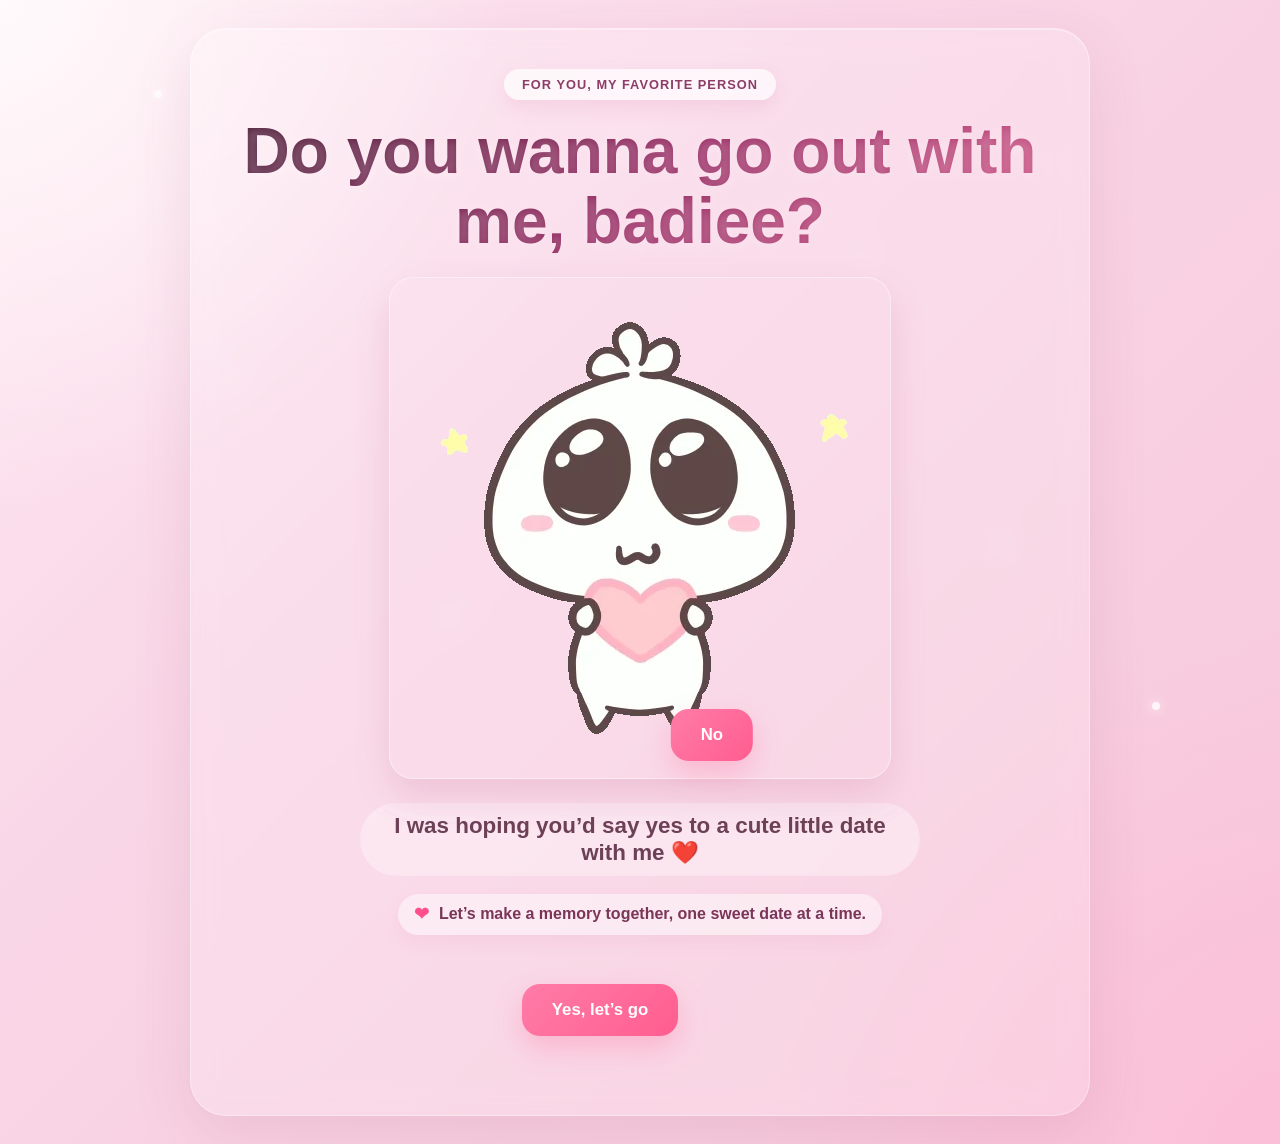
<file: index.html>
<!DOCTYPE html>
<html lang="en-IN" dir="ltr">
  <head>
    <title># Do you wanna go out with me badiee ?</title>
    <meta charset="utf-8">
    <meta name="author" content="Badiee"/>
    <meta name="viewport" content="width=device-width,initial-scale=1.0"/>
    <meta name="description" content="Do you wanna go out with me badiee? A cute date invite for the one I love."/>
    <meta name="keywords" content="Do you wanna go out with me badiee,date invite,romantic proposal,Instagram profile,Badiee"/>
    <link rel="stylesheet" href="./style.css">
    <link rel="apple-touch-icon" sizes="57x57" href="image/icons/favicon-57x57.png">
    <link rel="apple-touch-icon" sizes="60x60" href="image/icons/favicon-60x60.png">
    <link rel="apple-touch-icon" sizes="72x72" href="image/icons/favicon-72x72.png">
    <link rel="apple-touch-icon" sizes="76x76" href="image/icons/favicon-76x76.png">
    <link rel="apple-touch-icon" sizes="114x114" href="image/icons/favicon-114x114.png">
    <link rel="apple-touch-icon" sizes="120x120" href="image/icons/favicon-120x120.png">
    <link rel="apple-touch-icon" sizes="144x144" href="image/icons/favicon-144x144.png">
    <link rel="apple-touch-icon" sizes="152x152" href="image/icons/favicon-152x152.png">
    <link rel="apple-touch-icon" sizes="180x180" href="image/icons/favicon-180x180.png">
    <link rel="icon" type="image/png" sizes="16x16" href="image/icons/favicon-16x16.png">
    <link rel="icon" type="image/png" sizes="32x32" href="image/icons/favicon-32x32.png">
    <link rel="icon" type="image/png" sizes="96x96" href="image/icons/favicon-96x96.png">
    <link rel="icon" type="image/png" sizes="192x192" href="image/icons/favicon-192x192.png">
    <link rel="shortcut icon" type="image/x-icon" href="image/icons/favicon.ico">
    <link rel="icon" type="image/x-icon" href="image/icons/favicon.ico">
    <meta name="msapplication-TileColor" content="#ffffff">
    <meta name="msapplication-TileImage" content="image/icons/favicon-144x144.png">
    <meta name="msapplication-config" content="image/icons/browserconfig.xml">
    <link rel="manifest" href="image/icons/manifest.json">
    <script async src="https://www.googletagmanager.com/gtag/js?id=G-3EWCZHDCG9"></script>
    <script>
      window.dataLayer = window.dataLayer || [];
      function gtag(){dataLayer.push(arguments);}
      gtag('js', new Date());
      gtag('config', 'G-3EWCZHDCG9');
    </script>
  </head>
  <body>
    <div class="floating-hearts" aria-hidden="true">
      <span>❤</span>
      <span>♥</span>
      <span>❤</span>
      <span>♥</span>
      <span>❤</span>
      <span>♥</span>
      <span>❤</span>
      <span>♥</span>
      <span>❤</span>
      <span>♥</span>
    </div>

    <div class="sparkles" aria-hidden="true">
      <span></span>
      <span></span>
      <span></span>
      <span></span>
      <span></span>
      <span></span>
      <span></span>
      <span></span>
    </div>

    <audio id="heartbeatSound" preload="auto">
      <source src="brvhrtz-heartbeat-02-225103.mp3" type="audio/mpeg">
    </audio>

    <div id="ask" class="container glass-panel">
      <div class="header_wrap">
        <span class="mini_tag">For you, my favorite person</span>
        <h1 class="header_text">Do you wanna go out with me, badiee?</h1>
      </div>

      <div class="gif_container">
        <img src="image/ask.gif" alt="Cute animated illustration">
      </div>

      <p class="date_prompt">I was hoping you’d say yes to a cute little date with me ❤️</p>

      <div class="love_note">
        <span class="note_heart">❤</span>
        <span>Let’s make a memory together, one sweet date at a time.</span>
      </div>

      <div class="buttons">
        <button class="btn" id="yesButton" onclick="nextPage()">Yes, let’s go</button>
        <button class="btn" id="noButton" onmouseover="moveButton()" onmouseenter="moveButton()" onclick="moveButton()" ontouchstart="moveButton(event)">No</button>
      </div>

      <video id="novideo" width="0" height="0" controls>
        <source src="image/SadMoment.mp4" type="video/mp4">
      </video>
    </div>

    <div id="ans" class="container glass-panel">
      <div>
        <h1 class="header_text">Yeeeyyyy!!</h1>
      </div>

      <div class="gif_container">
        <img src="image/ans.gif" alt="Cute animated illustration">
      </div>

      <div class="profile_card">
        <div class="profile_avatar">H</div>
        <div class="profile_details">
          <span class="profile_label">My Instagram</span>
          <a href="https://www.instagram.com/hari_.do/" target="_blank" rel="noreferrer">@hari_.do</a>
          <p>Let’s plan a date and make it unforgettable 😍</p>
        </div>
      </div>

      <div class="love_note success_note">
        <span class="note_heart">❤</span>
        <span>I knew this would be the start of something beautiful.</span>
      </div>

      <form id="dateForm" class="date_form">
        <label>
          <span>Date</span>
          <input type="date" id="dateInput" name="date" required>
        </label>

        <label>
          <span>Food</span>
          <select id="foodInput" name="food" required>
            <option value="">Choose a food</option>
            <option value="biryani">Biryani</option>
            <option value="pizza">Pizza</option>
            <option value="burgers">Burgers</option>
            <option value="pasta">Pasta</option>
            <option value="sushi">Sushi</option>
            <option value="coffee and dessert">Coffee + dessert</option>
            <option value="street food">Street food</option>
            <option value="anything cute and cozy">Anything cute and cozy</option>
          </select>
        </label>

        <label>
          <span>Time</span>
          <input type="time" id="timeInput" name="time" required>
        </label>

        <button type="submit" class="profile_button submit_button">Send date idea</button>
      </form>

      <div style="text-align: center; margin-top: 18px;">
        <a href="flowers-for-baddie.html" class="profile_button" style="display: inline-flex; align-items: center; justify-content: center; gap: 8px; text-decoration: none; background: linear-gradient(135deg, #ec4899, #8b5cf6); color: white; padding: 12px 22px; border-radius: 9999px; font-weight: 600; box-shadow: 0 4px 15px rgba(236, 72, 153, 0.4); transition: transform 0.2s ease;">
          <span>💐 Claim your flowers, Baddie ✨</span>
        </a>
      </div>

      <video id="ansvideo" width="0" height="0" controls>
        <source src="image/KidsCheering.mp4" type="video/mp4">
      </video>
    </div>

    <script>
      function playAudio() {
        document.getElementById('novideo').play();
      }

      function playHeartbeatTone() {
        var sound = document.getElementById('heartbeatSound');
        if (!sound) return;
        sound.currentTime = 0;
        sound.play();
      }

      function nextPage() {
        var burst = document.createElement('div');
        burst.className = 'heart-burst';
        burst.innerHTML = '❤❤❤';
        document.body.appendChild(burst);

        setTimeout(function () {
          burst.remove();
        }, 800);

        document.getElementById('ans').style.display = 'block';
        document.getElementById('ask').style.display = 'none';
        document.getElementById('novideo').pause();
        document.getElementById('ansvideo').play();
      }

      document.getElementById('dateForm')?.addEventListener('submit', function (event) {
        event.preventDefault();

        var date = document.getElementById('dateInput').value;
        var food = document.getElementById('foodInput').value;
        var time = document.getElementById('timeInput').value;

        if (!date || !food || !time) {
          alert('Please choose a date, food, and time first.');
          return;
        }

        var formattedDate = new Date(date + 'T00:00:00');
        var dateLabel = formattedDate.toLocaleDateString(undefined, {
          month: 'short',
          day: 'numeric',
          year: 'numeric'
        });

        var message = 'Hey Hari, I’d love to go on a date with you on ' + dateLabel + ' at ' + time + '. I’m thinking ' + food + '. Does that work for you? 😍';
        var encodedMessage = encodeURIComponent(message);
        var whatsappLink = 'https://wa.me/9176189467?text=' + encodedMessage;

        window.open(whatsappLink, '_blank');
      });

      function moveButton(event) {
        if (event && event.preventDefault) {
          event.preventDefault();
        }

        var noButton = document.getElementById('noButton');
        var yesButton = document.getElementById('yesButton');
        var padding = 20;
        var maxX = Math.max(padding, window.innerWidth - noButton.offsetWidth - padding);
        var maxY = Math.max(padding, window.innerHeight - noButton.offsetHeight - padding);
        var x = Math.random() * maxX;
        var y = Math.random() * maxY;

        noButton.style.left = `${x}px`;
        noButton.style.top = `${y}px`;
        noButton.style.transform = 'translate(0, 0)';

        yesButton.classList.remove('dramatic');
        void yesButton.offsetWidth;
        yesButton.classList.add('dramatic');

        if (yesButton.textContent === "Yes, let’s go") {
          yesButton.textContent = "Please think about it...";
        } else if (yesButton.textContent === "Please think about it...") {
          yesButton.textContent = "Don’t you love me?";
        } else if (yesButton.textContent === "Don’t you love me?") {
          yesButton.textContent = "I’ll bite you if you don’t 😜";
        } else {
          yesButton.textContent = "Yes, let’s go";
        }

        noButton.textContent = 'No';

        playHeartbeatTone();
      }
    </script>
  </body>
</html>
</file>
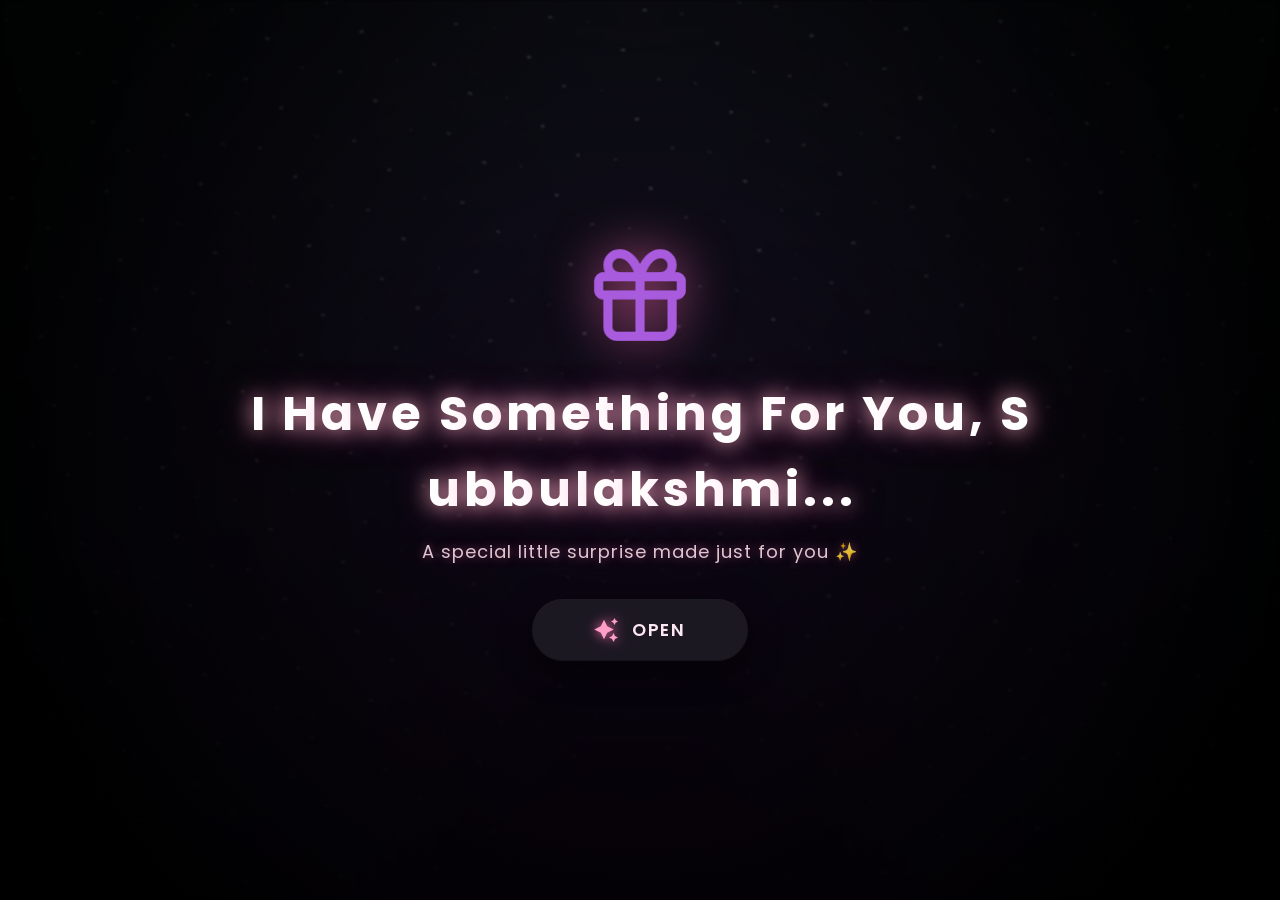
<file: flowers-for-baddie.html>
<!DOCTYPE html>
<html lang="en">

<head>
  <meta charset="UTF-8">
  <meta http-equiv="X-UA-Compatible" content="IE=edge">
  <meta name="viewport" content="width=device-width, initial-scale=1.0">
  <title>Flowers for you Subbulakshmi</title>
  <meta name="description" content="A glowing garden of flowers for Subbulakshmi.">
  <meta name="author" content="Hari">

  <!-- Favicon -->
  <link rel="shortcut icon" href="image/gift.png" type="image/png">
  <link rel="icon" href="image/gift.png" type="image/png">

  <!-- Google Fonts -->
  <link rel="preconnect" href="https://fonts.googleapis.com">
  <link rel="preconnect" href="https://fonts.gstatic.com" crossorigin>
  <link href="https://fonts.googleapis.com/css2?family=Nunito:wght@400;600;700;800&family=Poppins:wght@400;600;700;800&display=swap" rel="stylesheet">

  <!-- Stylesheet -->
  <link rel="stylesheet" href="flowers-for-baddie.css">
</head>

<body class="not-loaded">
  <!-- Background Music (plays once) -->
  <audio id="bgMusic" preload="auto">
    <source src="innumennaa.mp3" type="audio/mpeg">
  </audio>

  <!-- Night Sky Ambient Background -->
  <div class="night" aria-hidden="true"></div>

  <!-- Scene 1: Suspense Intro Screen -->
  <section id="introScreen" class="intro-screen" aria-label="Surprise for you">
    <div class="gift-wrapper">
      <img src="image/gift.png" alt="A gift for you" class="gift-icon" id="giftIcon" title="Click me to open!">
    </div>

    <h1 class="intro-title" id="introTitle" aria-live="polite"></h1>
    <p class="intro-subtitle">A special little surprise made just for you ✨</p>

    <button type="button" class="btn-open" id="openBtn" aria-label="Open your surprise">
      <svg height="24" width="24" viewBox="0 0 24 24" class="sparkle" aria-hidden="true">
        <path d="M10,21.236,6.755,14.745.264,11.5,6.755,8.255,10,1.764l3.245,6.491L19.736,11.5l-6.491,3.245ZM18,21l1.5,3L21,21l3-1.5L21,18l-1.5-3L18,18l-3,1.5ZM19.333,4.667,20.5,7l1.167-2.333L24,3.5,21.667,2.333,20.5,0,19.333,2.333,17,3.5Z"></path>
      </svg>
      <span class="btn-text">Open </span>
    </button>
  </section>

  <!-- Scene 2: Glowing Blooming Flowers Garden -->
  <main id="flowerContainer" class="flower-container" aria-label="Flowers garden">
    <!-- Header with Typewriter Title & Romantic Subtitle -->
    <header class="flower-header">
      <h1 class="title" id="title" aria-live="polite"></h1>
      <p class="flower-subtitle" id="flowerSubtitle">Coz you deserve all the flowers in the universe Bitch ✨❤️</p>
    </header>

    <!-- Glowing Animated CSS Flowers -->
    <div class="flowers" aria-hidden="true">
      <!-- Flower 1: Main Center Flower -->
      <div class="flower flower--1">
        <div class="flower__leafs flower__leafs--1">
          <div class="flower__leaf flower__leaf--1"></div>
          <div class="flower__leaf flower__leaf--2"></div>
          <div class="flower__leaf flower__leaf--3"></div>
          <div class="flower__leaf flower__leaf--4"></div>
          <div class="flower__white-circle"></div>

          <div class="flower__light flower__light--1"></div>
          <div class="flower__light flower__light--2"></div>
          <div class="flower__light flower__light--3"></div>
          <div class="flower__light flower__light--4"></div>
          <div class="flower__light flower__light--5"></div>
          <div class="flower__light flower__light--6"></div>
          <div class="flower__light flower__light--7"></div>
          <div class="flower__light flower__light--8"></div>
        </div>
        <div class="flower__line">
          <div class="flower__line__leaf flower__line__leaf--1"></div>
          <div class="flower__line__leaf flower__line__leaf--2"></div>
          <div class="flower__line__leaf flower__line__leaf--3"></div>
          <div class="flower__line__leaf flower__line__leaf--4"></div>
          <div class="flower__line__leaf flower__line__leaf--5"></div>
          <div class="flower__line__leaf flower__line__leaf--6"></div>
        </div>
      </div>

      <!-- Flower 2: Left Flower -->
      <div class="flower flower--2">
        <div class="flower__leafs flower__leafs--2">
          <div class="flower__leaf flower__leaf--1"></div>
          <div class="flower__leaf flower__leaf--2"></div>
          <div class="flower__leaf flower__leaf--3"></div>
          <div class="flower__leaf flower__leaf--4"></div>
          <div class="flower__white-circle"></div>

          <div class="flower__light flower__light--1"></div>
          <div class="flower__light flower__light--2"></div>
          <div class="flower__light flower__light--3"></div>
          <div class="flower__light flower__light--4"></div>
          <div class="flower__light flower__light--5"></div>
          <div class="flower__light flower__light--6"></div>
          <div class="flower__light flower__light--7"></div>
          <div class="flower__light flower__light--8"></div>
        </div>
        <div class="flower__line">
          <div class="flower__line__leaf flower__line__leaf--1"></div>
          <div class="flower__line__leaf flower__line__leaf--2"></div>
          <div class="flower__line__leaf flower__line__leaf--3"></div>
          <div class="flower__line__leaf flower__line__leaf--4"></div>
        </div>
      </div>

      <!-- Flower 3: Right Flower -->
      <div class="flower flower--3">
        <div class="flower__leafs flower__leafs--3">
          <div class="flower__leaf flower__leaf--1"></div>
          <div class="flower__leaf flower__leaf--2"></div>
          <div class="flower__leaf flower__leaf--3"></div>
          <div class="flower__leaf flower__leaf--4"></div>
          <div class="flower__white-circle"></div>

          <div class="flower__light flower__light--1"></div>
          <div class="flower__light flower__light--2"></div>
          <div class="flower__light flower__light--3"></div>
          <div class="flower__light flower__light--4"></div>
          <div class="flower__light flower__light--5"></div>
          <div class="flower__light flower__light--6"></div>
          <div class="flower__light flower__light--7"></div>
          <div class="flower__light flower__light--8"></div>
        </div>
        <div class="flower__line">
          <div class="flower__line__leaf flower__line__leaf--1"></div>
          <div class="flower__line__leaf flower__line__leaf--2"></div>
          <div class="flower__line__leaf flower__line__leaf--3"></div>
          <div class="flower__line__leaf flower__line__leaf--4"></div>
        </div>
      </div>

      <!-- Long Glowing Stalks -->
      <div class="grow-ans" style="--d:1.2s">
        <div class="flower__g-long">
          <div class="flower__g-long__top"></div>
          <div class="flower__g-long__bottom"></div>
        </div>
      </div>

      <!-- Growing Grass Blades 1 -->
      <div class="growing-grass">
        <div class="flower__grass flower__grass--1">
          <div class="flower__grass--top"></div>
          <div class="flower__grass--bottom"></div>
          <div class="flower__grass__leaf flower__grass__leaf--1"></div>
          <div class="flower__grass__leaf flower__grass__leaf--2"></div>
          <div class="flower__grass__leaf flower__grass__leaf--3"></div>
          <div class="flower__grass__leaf flower__grass__leaf--4"></div>
          <div class="flower__grass__leaf flower__grass__leaf--5"></div>
          <div class="flower__grass__leaf flower__grass__leaf--6"></div>
          <div class="flower__grass__leaf flower__grass__leaf--7"></div>
          <div class="flower__grass__leaf flower__grass__leaf--8"></div>
          <div class="flower__grass__overlay"></div>
        </div>
      </div>

      <!-- Growing Grass Blades 2 -->
      <div class="growing-grass">
        <div class="flower__grass flower__grass--2">
          <div class="flower__grass--top"></div>
          <div class="flower__grass--bottom"></div>
          <div class="flower__grass__leaf flower__grass__leaf--1"></div>
          <div class="flower__grass__leaf flower__grass__leaf--2"></div>
          <div class="flower__grass__leaf flower__grass__leaf--3"></div>
          <div class="flower__grass__leaf flower__grass__leaf--4"></div>
          <div class="flower__grass__leaf flower__grass__leaf--5"></div>
          <div class="flower__grass__leaf flower__grass__leaf--6"></div>
          <div class="flower__grass__leaf flower__grass__leaf--7"></div>
          <div class="flower__grass__leaf flower__grass__leaf--8"></div>
          <div class="flower__grass__overlay"></div>
        </div>
      </div>

      <!-- Foliage Right 1 & 2 -->
      <div class="grow-ans" style="--d:2.4s">
        <div class="flower__g-right flower__g-right--1">
          <div class="leaf"></div>
        </div>
      </div>

      <div class="grow-ans" style="--d:2.8s">
        <div class="flower__g-right flower__g-right--2">
          <div class="leaf"></div>
        </div>
      </div>

      <!-- Foliage Front Stems -->
      <div class="grow-ans" style="--d:2.8s">
        <div class="flower__g-front">
          <div class="flower__g-front__leaf-wrapper flower__g-front__leaf-wrapper--1">
            <div class="flower__g-front__leaf"></div>
          </div>
          <div class="flower__g-front__leaf-wrapper flower__g-front__leaf-wrapper--2">
            <div class="flower__g-front__leaf"></div>
          </div>
          <div class="flower__g-front__leaf-wrapper flower__g-front__leaf-wrapper--3">
            <div class="flower__g-front__leaf"></div>
          </div>
          <div class="flower__g-front__leaf-wrapper flower__g-front__leaf-wrapper--4">
            <div class="flower__g-front__leaf"></div>
          </div>
          <div class="flower__g-front__leaf-wrapper flower__g-front__leaf-wrapper--5">
            <div class="flower__g-front__leaf"></div>
          </div>
          <div class="flower__g-front__leaf-wrapper flower__g-front__leaf-wrapper--6">
            <div class="flower__g-front__leaf"></div>
          </div>
          <div class="flower__g-front__leaf-wrapper flower__g-front__leaf-wrapper--7">
            <div class="flower__g-front__leaf"></div>
          </div>
          <div class="flower__g-front__leaf-wrapper flower__g-front__leaf-wrapper--8">
            <div class="flower__g-front__leaf"></div>
          </div>
          <div class="flower__g-front__line"></div>
        </div>
      </div>

      <!-- Foliage Front Left -->
      <div class="grow-ans" style="--d:3.2s">
        <div class="flower__g-fr">
          <div class="leaf"></div>
          <div class="flower__g-fr__leaf flower__g-fr__leaf--1"></div>
          <div class="flower__g-fr__leaf flower__g-fr__leaf--2"></div>
          <div class="flower__g-fr__leaf flower__g-fr__leaf--3"></div>
          <div class="flower__g-fr__leaf flower__g-fr__leaf--4"></div>
          <div class="flower__g-fr__leaf flower__g-fr__leaf--5"></div>
          <div class="flower__g-fr__leaf flower__g-fr__leaf--6"></div>
          <div class="flower__g-fr__leaf flower__g-fr__leaf--7"></div>
          <div class="flower__g-fr__leaf flower__g-fr__leaf--8"></div>
        </div>
      </div>

      <!-- Long Grass Bunches 0 - 7 -->
      <div class="long-g long-g--0">
        <div class="grow-ans" style="--d:3s"><div class="leaf leaf--0"></div></div>
        <div class="grow-ans" style="--d:2.2s"><div class="leaf leaf--1"></div></div>
        <div class="grow-ans" style="--d:3.4s"><div class="leaf leaf--2"></div></div>
        <div class="grow-ans" style="--d:3.6s"><div class="leaf leaf--3"></div></div>
      </div>

      <div class="long-g long-g--1">
        <div class="grow-ans" style="--d:3.6s"><div class="leaf leaf--0"></div></div>
        <div class="grow-ans" style="--d:3.8s"><div class="leaf leaf--1"></div></div>
        <div class="grow-ans" style="--d:4s"><div class="leaf leaf--2"></div></div>
        <div class="grow-ans" style="--d:4.2s"><div class="leaf leaf--3"></div></div>
      </div>

      <div class="long-g long-g--2">
        <div class="grow-ans" style="--d:4s"><div class="leaf leaf--0"></div></div>
        <div class="grow-ans" style="--d:4.2s"><div class="leaf leaf--1"></div></div>
        <div class="grow-ans" style="--d:4.4s"><div class="leaf leaf--2"></div></div>
        <div class="grow-ans" style="--d:4.6s"><div class="leaf leaf--3"></div></div>
      </div>

      <div class="long-g long-g--3">
        <div class="grow-ans" style="--d:4s"><div class="leaf leaf--0"></div></div>
        <div class="grow-ans" style="--d:4.2s"><div class="leaf leaf--1"></div></div>
        <div class="grow-ans" style="--d:3s"><div class="leaf leaf--2"></div></div>
        <div class="grow-ans" style="--d:3.6s"><div class="leaf leaf--3"></div></div>
      </div>

      <div class="long-g long-g--4">
        <div class="grow-ans" style="--d:4s"><div class="leaf leaf--0"></div></div>
        <div class="grow-ans" style="--d:4.2s"><div class="leaf leaf--1"></div></div>
        <div class="grow-ans" style="--d:3s"><div class="leaf leaf--2"></div></div>
        <div class="grow-ans" style="--d:3.6s"><div class="leaf leaf--3"></div></div>
      </div>

      <div class="long-g long-g--5">
        <div class="grow-ans" style="--d:4s"><div class="leaf leaf--0"></div></div>
        <div class="grow-ans" style="--d:4.2s"><div class="leaf leaf--1"></div></div>
        <div class="grow-ans" style="--d:3s"><div class="leaf leaf--2"></div></div>
        <div class="grow-ans" style="--d:3.6s"><div class="leaf leaf--3"></div></div>
      </div>

      <div class="long-g long-g--6">
        <div class="grow-ans" style="--d:4.2s"><div class="leaf leaf--0"></div></div>
        <div class="grow-ans" style="--d:4.4s"><div class="leaf leaf--1"></div></div>
        <div class="grow-ans" style="--d:4.6s"><div class="leaf leaf--2"></div></div>
        <div class="grow-ans" style="--d:4.8s"><div class="leaf leaf--3"></div></div>
      </div>

      <div class="long-g long-g--7">
        <div class="grow-ans" style="--d:3s"><div class="leaf leaf--0"></div></div>
        <div class="grow-ans" style="--d:3.2s"><div class="leaf leaf--1"></div></div>
        <div class="grow-ans" style="--d:3.5s"><div class="leaf leaf--2"></div></div>
        <div class="grow-ans" style="--d:3.6s"><div class="leaf leaf--3"></div></div>
      </div>
    </div>

    <!-- Floating Controls Bar -->
    <nav class="floating-actions" aria-label="Page controls">
      <button type="button" class="action-btn" id="audioToggleBtn" title="Toggle music">
        <span id="audioIcon" aria-hidden="true">🎵</span>
        <span id="audioStatus">Music: Off</span>
      </button>

      <button type="button" class="action-btn" id="replayBtn" title="Replay blooming animation">
        <span aria-hidden="true">🔄</span>
        <span>Replay</span>
      </button>
    </nav>
  </main>

  <!-- Interactive JavaScript -->
  <script src="flowers-for-baddie.js"></script>
</body>

</html>
</file>
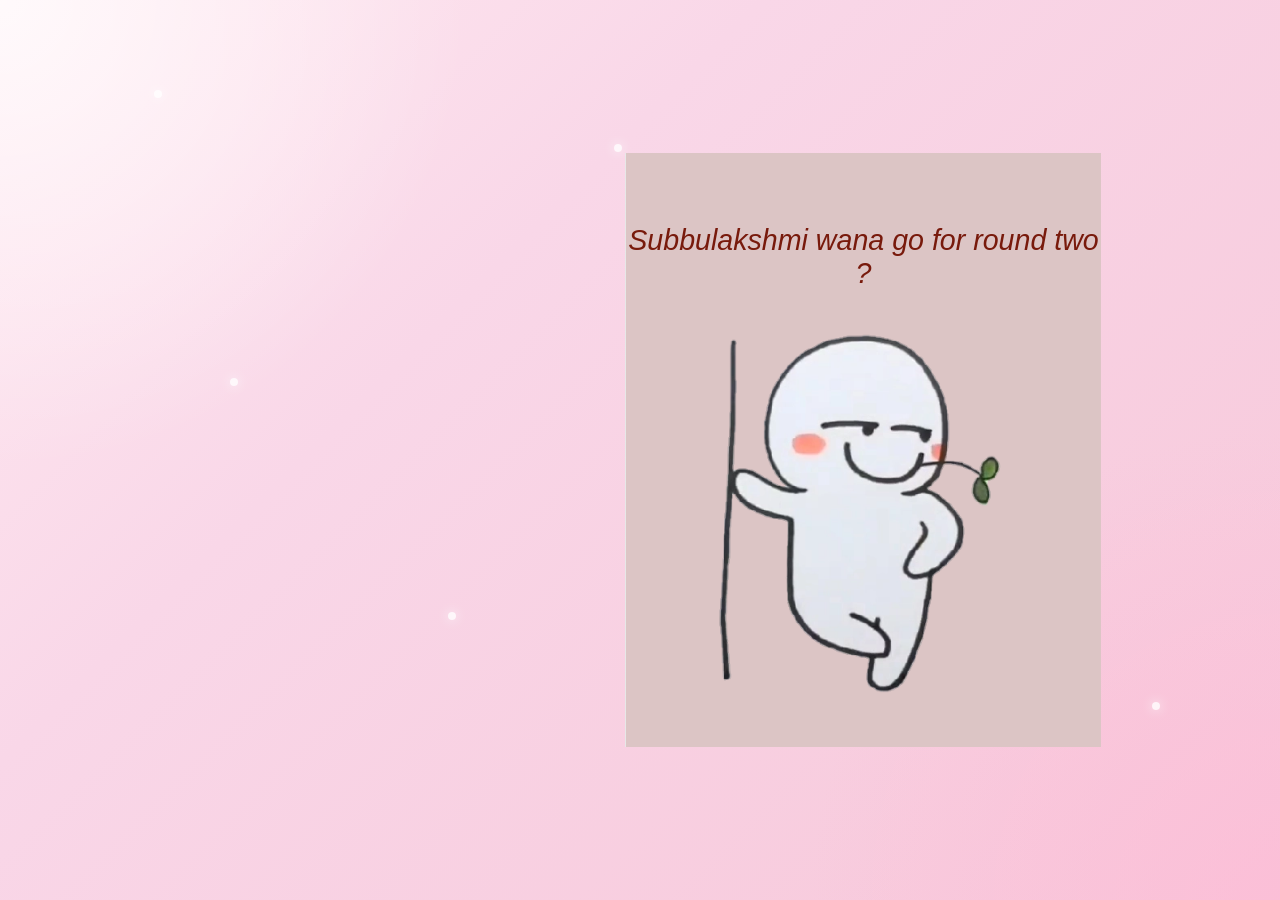
<file: second-date-baddie.html>
<!DOCTYPE html>
<html lang="en">
  <head>
    <meta charset="UTF-8" />
    <meta name="viewport" content="width=device-width, initial-scale=1.0">
    <title>Second Date?</title>
    <style>
      * {
        padding: 0;
        margin: 0;
        box-sizing: border-box;
        font-family: "Poppins", 'Nunito', sans-serif;
      }

      body {
        min-height: 100vh;
        height: 100vh;
        margin: 0;
        background:
          radial-gradient(circle at top left, rgba(255,255,255,0.75), transparent 30%),
          radial-gradient(circle at bottom right, rgba(255,184,214,0.55), transparent 30%),
          linear-gradient(135deg, #ffeaf1 0%, #f9d7e8 35%, #f7c7d9 100%);
        display: flex;
        -webkit-user-select: none;
        -ms-user-select: none;
        user-select: none;
        overflow: hidden;
      }

      img {
        pointer-events: none;
      }

      .card {
        display: flex;
        justify-content: center;
        align-items: center;
        max-height: 66%;
        max-width: 100%;
        aspect-ratio: 1.6;
        position: absolute;
        margin: auto;
        left: 0;
        right: 30px;
        top: 0;
        bottom: 0;
        -webkit-perspective: 1200px;
        perspective: 1200px;
        transition: 1s;
        z-index: 1;
      }

      .card:hover {
        transform: rotate(-5deg);
      }

      .card:hover .outside {
        transform: rotateY(-130deg);
      }

      .outside,
      .inside {
        height: 100%;
        width: 50%;
        position: absolute;
        left: 50.1%;
      }

      .inside {
        background: linear-gradient(to right, #e7e7e7, #ffffff 30%);
        padding: 0 20px;
        text-align: center;
        display: flex;
        flex-direction: column;
        justify-content: space-around;
        align-items: center;
        left: 50%;
      }

      .outside {
        -webkit-transform-style: preserve-3d;
        transform-style: preserve-3d;
        z-index: 1;
        transform-origin: left;
        transition: 2s;
        cursor: pointer;
      }

      .front,
      .back {
        display: flex;
        flex-direction: column;
        align-items: center;
        height: 100%;
        width: 100%;
        position: absolute;
        -webkit-backface-visibility: hidden;
        backface-visibility: hidden;
        transform: rotateX(0deg);
      }

      .front {
        background-color: #dcc5c5;
      }

      .back {
        transform: rotateY(180deg);
        background: linear-gradient(to left, #e7e7e7, #ffffff 30%);
        position: absolute !important;
        overflow: hidden !important;
      }

      .outside p {
        font-size: 23px;
        text-transform: uppercase;
        margin-top: 30px;
        text-align: center;
        letter-spacing: 6px;
        color: #000046;
      }

      .inside h1 {
        font-size: 120px;
        line-height: 120px;
      }

      .main-sticker {
        position: absolute;
        display: flex;
        justify-content: center;
        margin-bottom: 20%;
        margin-top: -10px;
        margin-left: 45px;
        height: 72%;
        width: 72%;
        background-color: transparent;
      }

      .Text {
        position: absolute;
        display: flex;
        font-size: large;
        margin-top: -95%;
        font-style: italic;
        color: #7b180d;
        font-family: "cursive", "Lucida handwriting", sans-serif;
      }

      .hiee {
        font-size: calc(2vw + 3px);
        text-align: center;
        margin-top: 15%;
        color: #781a0c;
        font-style: italic;
        font-family: "cursive", "Lucida handwriting", sans-serif;
      }

      .front-sticker {
        display: flex;
        justify-content: center;
        height: 70%;
        width: 70%;
        background-color: transparent;
      }

      .back-sticker {
        display: flex;
        justify-content: center;
        margin-top: 15%;
        height: 74%;
        width: 74%;
        background-color: transparent;
      }

      .buttons {
        display: flex;
        flex-direction: row;
        justify-content: center;
        align-items: center;
        margin-top: 115%;
        margin-left: 20px;
      }

      #noButton {
        position: absolute;
        margin-left: 150px;
      }

      #yesButton {
        position: absolute;
        margin-right: 150px;
      }

      .btn {
        background-color: #ffb6c1;
        color: white;
        padding: 12px 30px;
        text-align: center;
        display: inline-block;
        font-size: 16px;
        margin: 4px 2px;
        cursor: pointer;
        border: none;
        border-radius: 12px;
      }

      .sparkles {
        position: fixed;
        inset: 0;
        pointer-events: none;
        z-index: 0;
      }

      .sparkles span {
        position: absolute;
        width: 8px;
        height: 8px;
        border-radius: 50%;
        background: rgba(255, 255, 255, 0.8);
        box-shadow: 0 0 12px rgba(255,255,255,0.9);
        animation: sparkle 3.5s ease-in-out infinite;
      }

      .sparkles span:nth-child(1) { top: 10%; left: 12%; animation-delay: 0s; }
      .sparkles span:nth-child(2) { top: 18%; left: 82%; animation-delay: 0.7s; }
      .sparkles span:nth-child(3) { top: 28%; left: 67%; animation-delay: 1.1s; }
      .sparkles span:nth-child(4) { top: 16%; left: 48%; animation-delay: 1.6s; }
      .sparkles span:nth-child(5) { top: 42%; left: 18%; animation-delay: 2s; }
      .sparkles span:nth-child(6) { top: 60%; left: 78%; animation-delay: 2.4s; }
      .sparkles span:nth-child(7) { top: 68%; left: 35%; animation-delay: 0.9s; }
      .sparkles span:nth-child(8) { top: 78%; left: 90%; animation-delay: 1.8s; }

      @keyframes sparkle {
        0%, 100% { transform: scale(0.4); opacity: 0.2; }
        50% { transform: scale(1.2); opacity: 1; }
      }

      .floating-hearts {
        position: fixed;
        inset: 0;
        pointer-events: none;
        overflow: hidden;
        z-index: 0;
      }

      .floating-hearts span {
        position: absolute;
        bottom: -20%;
        font-size: clamp(15px, 2vw, 28px);
        color: rgba(255, 107, 156, 0.45);
        animation: floatHeart 12s linear infinite;
        opacity: 0.75;
      }

      .floating-hearts span:nth-child(1) { left: 8%; animation-delay: 0s; }
      .floating-hearts span:nth-child(2) { left: 18%; animation-delay: 2s; }
      .floating-hearts span:nth-child(3) { left: 30%; animation-delay: 4s; }
      .floating-hearts span:nth-child(4) { left: 42%; animation-delay: 1s; }
      .floating-hearts span:nth-child(5) { left: 56%; animation-delay: 3s; }
      .floating-hearts span:nth-child(6) { left: 68%; animation-delay: 5s; }
      .floating-hearts span:nth-child(7) { left: 78%; animation-delay: 2.5s; }
      .floating-hearts span:nth-child(8) { left: 88%; animation-delay: 4.5s; }
      .floating-hearts span:nth-child(9) { left: 52%; animation-delay: 6s; }
      .floating-hearts span:nth-child(10) { left: 72%; animation-delay: 7s; }

      @keyframes floatHeart {
        0% {
          transform: translateY(0) scale(0.8) rotate(0deg);
          opacity: 0;
        }
        15% {
          opacity: 0.8;
        }
        100% {
          transform: translateY(-120vh) scale(1.2) rotate(18deg);
          opacity: 0;
        }
      }

      .no-message {
        position: absolute !important;
        bottom: 8px !important;
        top: auto !important;
        left: 50% !important;
        transform: translateX(-50%) translateY(8px) scale(0.92) !important;
        width: 88% !important;
        max-width: 88% !important;
        background: linear-gradient(135deg, rgba(255, 255, 255, 0.95), rgba(255, 238, 245, 0.98)) !important;
        border: 1.5px solid rgba(255, 107, 156, 0.4) !important;
        padding: 6px 8px !important;
        border-radius: 10px !important;
        color: #b2224a !important;
        font-weight: 800 !important;
        font-size: clamp(0.7rem, 2.2vw, 0.88rem) !important;
        line-height: 1.25 !important;
        box-shadow: 0 4px 16px rgba(178, 41, 105, 0.18) !important;
        opacity: 0 !important;
        pointer-events: none !important;
        z-index: 20 !important;
        transition: opacity 0.25s ease, transform 0.3s cubic-bezier(0.175, 0.885, 0.32, 1.275) !important;
        text-align: center !important;
      }

      .no-message.pop {
        opacity: 1 !important;
        transform: translateX(-50%) translateY(0) scale(1) !important;
      }

      #yesButton.jump {
        animation: jumpAnim 0.5s ease-in-out;
      }

      @keyframes jumpAnim {
        0%, 100% { transform: translateY(0) scale(1); }
        30% { transform: translateY(-14px) scale(1.15); }
        60% { transform: translateY(-3px) scale(1.05); }
      }

      .footer {
        position: fixed;
        left: 0;
        bottom: 0;
        width: 100%;
        background-color: #d5b55a00;
        color: black;
        text-align: center;
        padding: 10px 0;
        display: flex;
        justify-content: center;
        align-items: center;
      }
    </style>
  </head>
  <body>
    <div class="floating-hearts" aria-hidden="true">
      <span>❤</span>
      <span>♥</span>
      <span>❤</span>
      <span>♥</span>
      <span>❤</span>
      <span>♥</span>
      <span>❤</span>
      <span>♥</span>
      <span>❤</span>
      <span>♥</span>
    </div>

    <div class="sparkles" aria-hidden="true">
      <span></span>
      <span></span>
      <span></span>
      <span></span>
      <span></span>
      <span></span>
      <span></span>
      <span></span>
    </div>
    <div class="card">
     <div class="outside">
         <div class="front">
          <div class="hiee">
            <p1>Subbulakshmi wana go for round two ?</p1>
          </div>
          <div class="front-sticker">
            <img src="image/front-stk.webp" alt="Sticker">
          </div>
        </div>
        <div class="back">
          <div class="back-sticker">
            <img src="image/back.webp" alt="Back sticker">
          </div>
          <div id="noMessage" aria-hidden="true" class="no-message" role="status"></div>
        </div>
      </div>
      <div class="inside">
            <div class="Text">
                <p>I'll be a good boy this time :)</p>
            </div>
        <div class="main-sticker">
            <img src="image/main-stk.webp" alt="Main sticker">
        </div>
        <div class = "buttons">
          <button class="btn" id="yesButton">Yes</button>
          <button class="btn" id="noButton">No</button>
        </div>
      </div>
    </div>

    <footer class="footer"></footer>

    <script>
      // wire up buttons
      const yes = document.getElementById('yesButton');
      const no = document.getElementById('noButton');
      const phone = '9176189467';

      function handleYesClick(e) {
        if (e && e.preventDefault) e.preventDefault();
        const message = 'Polam da lavadu';
        const url = 'https://wa.me/' + phone + '?text=' + encodeURIComponent(message);
        window.open(url, '_blank');
      }

      yes.addEventListener('click', handleYesClick);
      yes.addEventListener('touchstart', handleYesClick);

      // dynamic floating hearts (generate inside .floating-hearts)
      const heartsContainer = document.querySelector('.floating-hearts');
      function createHeart(opts = {}){
        if(!heartsContainer) return;
        const el = document.createElement('span');
        el.textContent = '❤';
        const left = (opts.left !== undefined) ? opts.left : (Math.random() * 90);
        el.style.left = left + '%';
        el.style.fontSize = (opts.size || (12 + Math.random() * 18)) + 'px';
        el.style.color = opts.color || 'rgba(255,107,156,0.9)';
        el.style.opacity = (opts.opacity !== undefined) ? opts.opacity : 0.9;
        const dur = opts.duration || (8 + Math.random() * 6);
        el.style.animationDuration = dur + 's';
        if (opts.delay) el.style.animationDelay = opts.delay + 's';
        heartsContainer.appendChild(el);
        setTimeout(()=>{ el.remove(); }, (dur + (opts.delay||0)) * 1000 + 400);
      }

      function spawnInitialHearts(n = 8){ for(let i=0;i<n;i++){ createHeart({left: Math.random()*90, size: 12+Math.random()*18, duration:8+Math.random()*6, delay: Math.random()*6}); }}
      spawnInitialHearts(8);

      function spawnBurstAtClientX(clientX, count = 6){ const leftPercent = (clientX / window.innerWidth) * 100; for(let i=0;i<count;i++){ createHeart({left: Math.min(96, Math.max(2, leftPercent + (Math.random()*16-8))), size: 14+Math.random()*12, duration:6+Math.random()*3, delay: Math.random()*0.3}); }}

      // custom No behavior: show playful animated messages instead of navigating away
      const noMessages = [
        'say yes please 🥺',
        'dont i deserve a second chance? 💔',
        "I'll bring your favorite treats! 🍰✨",
        "are you really gona say No for this ? 😤"
      ];

      const noMessageEl = document.getElementById('noMessage');
      let noClicks = 0;
      function showNoMessage(text){
        noMessageEl.textContent = text;
        noMessageEl.classList.remove('pop');
        // force reflow to restart animation
        void noMessageEl.offsetWidth;
        noMessageEl.classList.add('pop');
        noMessageEl.setAttribute('aria-hidden','false');
      }

      function handleNoClick(e){
        e.preventDefault();
        const msgText = noMessages[noClicks % noMessages.length];
        showNoMessage(msgText);
        noClicks += 1;

        // trigger jump animation on Yes button
        yes.classList.remove('jump');
        void yes.offsetWidth;
        yes.classList.add('jump');

        // spawn a small burst of hearts near the click/tap location
        try{ const cx = (e && e.clientX) ? e.clientX : (no.getBoundingClientRect().left + no.offsetWidth/2); spawnBurstAtClientX(cx, 6); }catch(err){}
      }
      no.addEventListener('click', handleNoClick);
      no.addEventListener('touchstart', handleNoClick);
    </script>
  </body>
</html>
</file>
<file: style.css>
* {
    box-sizing: border-box;
}

body {
    min-height: 100vh;
    margin: 0;
    font-family: 'Nunito', Arial, sans-serif;
    background:
        radial-gradient(circle at top left, rgba(255,255,255,0.75), transparent 30%),
        radial-gradient(circle at bottom right, rgba(255,184,214,0.55), transparent 30%),
        linear-gradient(135deg, #ffeaf1 0%, #f9d7e8 35%, #f7c7d9 100%);
    color: #2b1d2f;
    overflow-x: hidden;
}

.sparkles {
    position: fixed;
    inset: 0;
    pointer-events: none;
    z-index: 0;
}

.sparkles span {
    position: absolute;
    width: 8px;
    height: 8px;
    border-radius: 50%;
    background: rgba(255, 255, 255, 0.8);
    box-shadow: 0 0 12px rgba(255,255,255,0.9);
    animation: sparkle 3.5s ease-in-out infinite;
}

.sparkles span:nth-child(1) { top: 10%; left: 12%; animation-delay: 0s; }
.sparkles span:nth-child(2) { top: 18%; left: 82%; animation-delay: 0.7s; }
.sparkles span:nth-child(3) { top: 28%; left: 67%; animation-delay: 1.1s; }
.sparkles span:nth-child(4) { top: 16%; left: 48%; animation-delay: 1.6s; }
.sparkles span:nth-child(5) { top: 42%; left: 18%; animation-delay: 2s; }
.sparkles span:nth-child(6) { top: 60%; left: 78%; animation-delay: 2.4s; }
.sparkles span:nth-child(7) { top: 68%; left: 35%; animation-delay: 0.9s; }
.sparkles span:nth-child(8) { top: 78%; left: 90%; animation-delay: 1.8s; }

@keyframes sparkle {
    0%, 100% { transform: scale(0.4); opacity: 0.2; }
    50% { transform: scale(1.2); opacity: 1; }
}

.floating-hearts {
    position: fixed;
    inset: 0;
    pointer-events: none;
    overflow: hidden;
    z-index: 0;
}

.floating-hearts span {
    position: absolute;
    bottom: -20%;
    font-size: clamp(15px, 2vw, 28px);
    color: rgba(255, 107, 156, 0.45);
    animation: floatHeart 12s linear infinite;
    opacity: 0.75;
}

.floating-hearts span:nth-child(1) { left: 8%; animation-delay: 0s; }
.floating-hearts span:nth-child(2) { left: 18%; animation-delay: 2s; }
.floating-hearts span:nth-child(3) { left: 30%; animation-delay: 4s; }
.floating-hearts span:nth-child(4) { left: 42%; animation-delay: 1s; }
.floating-hearts span:nth-child(5) { left: 56%; animation-delay: 3s; }
.floating-hearts span:nth-child(6) { left: 68%; animation-delay: 5s; }
.floating-hearts span:nth-child(7) { left: 78%; animation-delay: 2.5s; }
.floating-hearts span:nth-child(8) { left: 88%; animation-delay: 4.5s; }
.floating-hearts span:nth-child(9) { left: 52%; animation-delay: 6s; }
.floating-hearts span:nth-child(10) { left: 72%; animation-delay: 7s; }

@keyframes floatHeart {
    0% {
        transform: translateY(0) scale(0.8) rotate(0deg);
        opacity: 0;
    }
    15% {
        opacity: 0.8;
    }
    100% {
        transform: translateY(-120vh) scale(1.2) rotate(18deg);
        opacity: 0;
    }
}

.container {
    position: relative;
    width: min(900px, 90vw);
    margin: 28px auto;
    padding: 40px 20px 60px;
    text-align: center;
    z-index: 1;
}

.glass-panel {
    background: rgba(255, 255, 255, 0.18);
    border: 1px solid rgba(255, 255, 255, 0.35);
    border-radius: 36px;
    box-shadow: 0 20px 60px rgba(152, 66, 102, 0.12), inset 0 1px 0 rgba(255,255,255,0.35);
    backdrop-filter: blur(14px);
    -webkit-backdrop-filter: blur(14px);
}

#ans {
    display: none;
}

#ansvideo,
#novideo {
    visibility: hidden;
    position: absolute;
    left: -9999px;
}

.header_wrap {
    margin-bottom: 20px;
}

.mini_tag {
    display: inline-block;
    padding: 8px 18px;
    border-radius: 999px;
    background: rgba(255, 255, 255, 0.7);
    color: #8b3d68;
    font-size: 0.8rem;
    font-weight: 800;
    letter-spacing: 0.08em;
    text-transform: uppercase;
    box-shadow: 0 8px 18px rgba(209, 94, 142, 0.12);
}

.header_text {
    font-size: clamp(2.2rem, 5vw, 4rem);
    font-weight: 900;
    line-height: 1.1;
    margin: 16px 0 0;
    background: linear-gradient(135deg, #4a1f38 0%, #972d64 50%, #d65b8b 100%);
    -webkit-background-clip: text;
    background-clip: text;
    color: transparent;
    text-shadow: 0 2px 10px rgba(255, 255, 255, 0.25);
}

.date_prompt {
    max-width: 560px;
    margin: 24px auto 0;
    font-size: clamp(1.05rem, 2vw, 1.4rem);
    font-weight: 700;
    color: #6c4057;
    background: rgba(255,255,255,0.2);
    border-radius: 999px;
    padding: 10px 18px;
    backdrop-filter: blur(2px);
}

.love_note {
    display: inline-flex;
    align-items: center;
    justify-content: center;
    gap: 10px;
    margin-top: 18px;
    padding: 10px 16px;
    border-radius: 999px;
    background: rgba(255,255,255,0.46);
    color: #7a3558;
    font-weight: 800;
    box-shadow: 0 8px 18px rgba(209, 94, 142, 0.08);
}

.note_heart {
    color: #ff4f8a;
    font-size: 1.1rem;
    animation: pulseHeart 1.4s ease-in-out infinite;
}

@keyframes pulseHeart {
    0%, 100% { transform: scale(1); }
    50% { transform: scale(1.2); }
}

.success_note {
    margin-bottom: 6px;
}

.buttons {
    position: relative;
    display: flex;
    justify-content: center;
    align-items: center;
    gap: 24px;
    margin-top: 30px;
    min-height: 90px;
}

.btn {
    background: linear-gradient(135deg, #ff7ca8, #ff5d8f);
    color: #fff;
    padding: 16px 30px;
    font-size: 1.05rem;
    font-weight: 800;
    border: none;
    border-radius: 18px;
    cursor: pointer;
    box-shadow: 0 12px 28px rgba(255, 93, 143, 0.28);
    transition: transform 0.2s ease, box-shadow 0.2s ease, filter 0.2s ease;
    position: relative;
    overflow: hidden;
}

.btn::before {
    content: "";
    position: absolute;
    inset: 0;
    background: linear-gradient(120deg, transparent 0%, rgba(255,255,255,0.38) 50%, transparent 100%);
    transform: translateX(-120%);
    transition: transform 0.7s ease;
}

.btn:hover {
    transform: translateY(-2px) scale(1.02);
    box-shadow: 0 15px 32px rgba(255, 93, 143, 0.32);
    filter: brightness(1.03);
}

.btn:hover::before {
    transform: translateX(120%);
}

#noButton {
    position: fixed;
    left: 58%;
    top: 65%;
    transform: translate(-50%, -50%);
    z-index: 10;
    transition: left 0.35s ease, top 0.35s ease, transform 0.2s ease;
    animation: heartbeatPulse 1.1s ease-in-out infinite alternate;
}

@keyframes heartbeatPulse {
    0% { transform: translate(-50%, -50%) scale(1); }
    35% { transform: translate(-50%, -50%) scale(1.08); }
    55% { transform: translate(-50%, -50%) scale(0.98); }
    100% { transform: translate(-50%, -50%) scale(1.04); }
}

#yesButton {
    position: relative;
    transform: translateX(-40px);
}

#yesButton.dramatic {
    animation: dramaticPulse 0.5s ease-in-out 3;
}

@keyframes dramaticPulse {
    0% { transform: translateX(-40px) scale(1); }
    25% { transform: translateX(-40px) scale(1.08); }
    50% { transform: translateX(-40px) scale(0.98); }
    75% { transform: translateX(-40px) scale(1.06); }
    100% { transform: translateX(-40px) scale(1); }
}

.gif_container {
    display: flex;
    justify-content: center;
    align-items: center;
    margin-top: 20px;
}

.gif_container img {
    max-width: 100%;
    height: auto;
    display: block;
    border-radius: 24px;
    box-shadow: 0 16px 35px rgba(184, 87, 135, 0.18);
    border: 1px solid rgba(255,255,255,0.42);
}

.profile_card {
    display: flex;
    align-items: center;
    justify-content: center;
    gap: 20px;
    max-width: 520px;
    margin: 30px auto 16px;
    padding: 22px 24px;
    background: linear-gradient(180deg, rgba(255,255,255,0.75), rgba(255,245,249,0.9));
    border: 1px solid rgba(139, 61, 104, 0.12);
    border-radius: 28px;
    box-shadow: 0 18px 40px rgba(180, 85, 133, 0.12);
    text-align: left;
    backdrop-filter: blur(4px);
}

.profile_avatar {
    width: 90px;
    height: 90px;
    border-radius: 50%;
    display: grid;
    place-items: center;
    background: linear-gradient(135deg, #ff8db5, #ff4f8a);
    color: white;
    font-size: 2rem;
    font-weight: 900;
    box-shadow: 0 12px 24px rgba(255, 79, 138, 0.35);
}

.profile_details {
    display: flex;
    flex-direction: column;
    gap: 5px;
}

.profile_label {
    font-size: 0.72rem;
    letter-spacing: 0.08em;
    text-transform: uppercase;
    color: #8d5a73;
    font-weight: 800;
}

.profile_details a {
    color: #b22969;
    text-decoration: none;
    font-size: 1.5rem;
    font-weight: 900;
}

.profile_details p {
    margin: 0;
    color: #5a3250;
    font-weight: 700;
}

.profile_button {
    display: inline-block;
    margin-top: 8px;
    padding: 14px 26px;
    background: #fff;
    color: #b22969;
    text-decoration: none;
    font-weight: 900;
    border-radius: 999px;
    box-shadow: 0 12px 26px rgba(178, 41, 105, 0.14);
    transition: transform 0.2s ease, box-shadow 0.2s ease;
    border: none;
    cursor: pointer;
}

.profile_button:hover {
    transform: translateY(-2px);
    box-shadow: 0 16px 30px rgba(178, 41, 105, 0.18);
}

.heart-burst {
    position: fixed;
    left: 50%;
    top: 50%;
    transform: translate(-50%, -50%);
    font-size: clamp(2rem, 5vw, 4rem);
    color: #ff4f8a;
    z-index: 30;
    animation: burst 0.8s ease-out forwards;
    text-shadow: 0 0 20px rgba(255, 79, 138, 0.35);
}

@keyframes burst {
    0% { opacity: 0; transform: translate(-50%, -50%) scale(0.5); }
    20% { opacity: 1; }
    100% { opacity: 0; transform: translate(-50%, -120%) scale(1.5); }
}

.date_form {
    max-width: 520px;
    margin: 24px auto 0;
    padding: 24px 20px 20px;
    border-radius: 28px;
    background: linear-gradient(180deg, rgba(255,255,255,0.82), rgba(255,245,249,0.95));
    box-shadow: 0 20px 45px rgba(180, 85, 133, 0.14);
    display: flex;
    flex-direction: column;
    gap: 18px;
    text-align: left;
    border: 1px solid rgba(139, 61, 104, 0.08);
}

.date_form label {
    display: flex;
    flex-direction: column;
    gap: 8px;
    font-size: 0.9rem;
    font-weight: 800;
    color: #5a3250;
}

.date_form input,
.date_form select {
    width: 100%;
    padding: 14px 16px;
    border-radius: 16px;
    border: 1px solid rgba(139, 61, 104, 0.18);
    background: linear-gradient(180deg, rgba(255,255,255,0.95), rgba(255,245,249,0.95));
    font: inherit;
    color: #2d1630;
    box-shadow: inset 0 1px 3px rgba(139, 61, 104, 0.08);
    transition: border-color 0.2s ease, box-shadow 0.2s ease, transform 0.2s ease;
}

.date_form input:focus,
.date_form select:focus {
    outline: none;
    border-color: rgba(178, 41, 105, 0.45);
    box-shadow: 0 0 0 4px rgba(255, 93, 143, 0.12);
    transform: translateY(-1px);
}

.submit_button {
    width: 100%;
    background: linear-gradient(135deg, #ff7ca8, #ff5d8f);
    color: #fff;
    margin-top: 8px;
    box-shadow: 0 12px 28px rgba(255, 93, 143, 0.28);
    letter-spacing: 0.03em;
}

@media only screen and (max-width: 600px) {
    .container {
        width: min(92vw, 500px);
        padding-top: 28px;
        border-radius: 24px;
    }

    .glass-panel {
        border-radius: 24px;
    }

    .header_text {
        font-size: 2.4rem;
    }

    .buttons {
        gap: 14px;
        min-height: 82px;
    }

    .btn {
        padding: 14px 20px;
        font-size: 0.95rem;
    }

    #noButton {
        transform: translate(50px, -50%);
    }

    #yesButton {
        transform: translateX(0);
    }

    .profile_card {
        flex-direction: column;
        text-align: center;
        padding: 20px 18px;
    }

    .profile_details a {
        font-size: 1.3rem;
    }
}
</file>
<file: flowers-for-baddie.css>
*,
*::after,
*::before {
  padding: 0;
  margin: 0;
  box-sizing: border-box;
}

:root {
  --dark-color: #000;
}

.title {
  position: relative;
  width: 100%;
  text-align: center;
  color: #fff;
  font-family: "Poppins", "Nunito", "Segoe UI", sans-serif;
  font-size: clamp(24px, 5.5vw, 56px);
  font-weight: 700;
  letter-spacing: 1.5px;
  text-shadow:
    0 0 15px rgba(255, 105, 180, 0.9),
    0 0 30px rgba(255, 20, 147, 0.7),
    0 0 45px rgba(255, 192, 203, 0.5);
  z-index: 25;
  pointer-events: none;
  padding: 0 16px;
  line-height: 1.25;
}

body {
  display: flex;
  align-items: flex-end;
  justify-content: center;
  min-height: 100vh;
  background-color: var(--dark-color);
  overflow: hidden;
  perspective: 1000px;
}

.night {
  position: fixed;
  left: 50%;
  top: 0;
  transform: translateX(-50%);
  width: 100%;
  height: 100%;
  filter: blur(0.1vmin);
  background-image:
    radial-gradient(ellipse at top, transparent 0%, var(--dark-color)),
    radial-gradient(
      ellipse at bottom,
      var(--dark-color),
      rgba(145, 233, 255, 0.2)
    ),
    repeating-linear-gradient(
      220deg,
      rgb(0, 0, 0) 0px,
      rgb(0, 0, 0) 19px,
      transparent 19px,
      transparent 22px
    ),
    repeating-linear-gradient(
      189deg,
      rgb(0, 0, 0) 0px,
      rgb(0, 0, 0) 19px,
      transparent 19px,
      transparent 22px
    ),
    repeating-linear-gradient(
      148deg,
      rgb(0, 0, 0) 0px,
      rgb(0, 0, 0) 19px,
      transparent 19px,
      transparent 22px
    ),
    linear-gradient(90deg, rgb(255, 255, 250), rgb(240, 240, 240));
}

.flowers {
  position: relative;
  transform: scale(0.9);
  transform-origin: bottom center;
}

.flower {
  position: absolute;
  bottom: 10vmin;
  transform-origin: bottom center;
  z-index: 10;
  --fl-speed: 0.8s;
}

.flower--1 {
  animation: moving-flower-1 4s linear infinite;
}

.flower--1 .flower__line {
  height: 70vmin;
  animation-delay: 0.3s;
}

.flower--1 .flower__line__leaf--1 {
  animation: blooming-leaf-right var(--fl-speed) 1.6s backwards;
}

.flower--1 .flower__line__leaf--2 {
  animation: blooming-leaf-right var(--fl-speed) 1.4s backwards;
}

.flower--1 .flower__line__leaf--3 {
  animation: blooming-leaf-left var(--fl-speed) 1.2s backwards;
}

.flower--1 .flower__line__leaf--4 {
  animation: blooming-leaf-left var(--fl-speed) 1s backwards;
}

.flower--1 .flower__line__leaf--5 {
  animation: blooming-leaf-right var(--fl-speed) 1.8s backwards;
}

.flower--1 .flower__line__leaf--6 {
  animation: blooming-leaf-left var(--fl-speed) 2s backwards;
}

.flower--2 {
  left: 50%;
  transform: rotate(20deg);
  animation: moving-flower-2 4s linear infinite;
}

.flower--2 .flower__line {
  height: 60vmin;
  animation-delay: 0.6s;
}

.flower--2 .flower__line__leaf--1 {
  animation: blooming-leaf-right var(--fl-speed) 1.9s backwards;
}

.flower--2 .flower__line__leaf--2 {
  animation: blooming-leaf-right var(--fl-speed) 1.7s backwards;
}

.flower--2 .flower__line__leaf--3 {
  animation: blooming-leaf-left var(--fl-speed) 1.5s backwards;
}

.flower--2 .flower__line__leaf--4 {
  animation: blooming-leaf-left var(--fl-speed) 1.3s backwards;
}

.flower--3 {
  left: 50%;
  transform: rotate(-15deg);
  animation: moving-flower-3 4s linear infinite;
}

.flower--3 .flower__line {
  animation-delay: 0.9s;
}

.flower--3 .flower__line__leaf--1 {
  animation: blooming-leaf-right var(--fl-speed) 2.5s backwards;
}

.flower--3 .flower__line__leaf--2 {
  animation: blooming-leaf-right var(--fl-speed) 2.3s backwards;
}

.flower--3 .flower__line__leaf--3 {
  animation: blooming-leaf-left var(--fl-speed) 2.1s backwards;
}

.flower--3 .flower__line__leaf--4 {
  animation: blooming-leaf-left var(--fl-speed) 1.9s backwards;
}

.flower__leafs {
  position: relative;
  animation: blooming-flower 2s backwards;
}

.flower__leafs--1 {
  animation-delay: 1.1s;
}

.flower__leafs--2 {
  animation-delay: 1.4s;
}

.flower__leafs--3 {
  animation-delay: 1.7s;
}

.flower__leafs::after {
  content: "";
  position: absolute;
  left: 0;
  top: 0;
  transform: translate(-50%, -100%);
  width: 8vmin;
  height: 8vmin;
  background-color: #fff;
  filter: blur(10vmin);
}

.flower__leaf {
  position: absolute;
  bottom: 0;
  left: 50%;
  width: 8vmin;
  height: 11vmin;
  border-radius: 51% 49% 47% 53%/44% 45% 55% 69%;
  background-color: #a7ffee;
  background-image: linear-gradient(to top, #fff, #fff);
  transform-origin: bottom center;
  opacity: 0.9;
  box-shadow: inset 0 0 2vmin rgba(255, 255, 255, 0.5);
}

.flower__leaf--1 {
  transform: translate(-10%, 1%) rotateY(40deg) rotateX(-50deg);
}

.flower__leaf--2 {
  transform: translate(-50%, -4%) rotateX(40deg);
}

.flower__leaf--3 {
  transform: translate(-90%, 0%) rotateY(45deg) rotateX(50deg);
}

.flower__leaf--4 {
  width: 8vmin;
  height: 8vmin;
  transform-origin: bottom left;
  border-radius: 4vmin 10vmin 4vmin 4vmin;
  transform: translate(0%, 18%) rotateX(70deg) rotate(-43deg);
  background-image: linear-gradient(to top, rgba(255, 2555, 255, 0.4), #fff);
  z-index: 1;
  opacity: 0.8;
  -webkit-transform: translate(0%, 18%) rotateX(70deg) rotate(-43deg);
  -moz-transform: translate(0%, 18%) rotateX(70deg) rotate(-43deg);
  -ms-transform: translate(0%, 18%) rotateX(70deg) rotate(-43deg);
  -o-transform: translate(0%, 18%) rotateX(70deg) rotate(-43deg);
}

.flower__white-circle {
  position: absolute;
  left: -3.5vmin;
  top: -3vmin;
  width: 9vmin;
  height: 4vmin;
  border-radius: 50%;
  background-color: #fff;
}

.flower__white-circle::after {
  content: "";
  position: absolute;
  left: 50%;
  top: 45%;
  transform: translate(-50%, -50%);
  width: 60%;
  height: 60%;
  border-radius: inherit;
  background-image:
    repeating-linear-gradient(
      135deg,
      rgba(0, 0, 0, 0.03) 0px,
      rgba(0, 0, 0, 0.03) 1px,
      transparent 1px,
      transparent 12px
    ),
    repeating-linear-gradient(
      45deg,
      rgba(0, 0, 0, 0.03) 0px,
      rgba(0, 0, 0, 0.03) 1px,
      transparent 1px,
      transparent 12px
    ),
    repeating-linear-gradient(
      67.5deg,
      rgba(0, 0, 0, 0.03) 0px,
      rgba(0, 0, 0, 0.03) 1px,
      transparent 1px,
      transparent 12px
    ),
    repeating-linear-gradient(
      135deg,
      rgba(0, 0, 0, 0.03) 0px,
      rgba(0, 0, 0, 0.03) 1px,
      transparent 1px,
      transparent 12px
    ),
    repeating-linear-gradient(
      45deg,
      rgba(0, 0, 0, 0.03) 0px,
      rgba(0, 0, 0, 0.03) 1px,
      transparent 1px,
      transparent 12px
    ),
    repeating-linear-gradient(
      112.5deg,
      rgba(0, 0, 0, 0.03) 0px,
      rgba(0, 0, 0, 0.03) 1px,
      transparent 1px,
      transparent 12px
    ),
    repeating-linear-gradient(
      112.5deg,
      rgba(0, 0, 0, 0.03) 0px,
      rgba(0, 0, 0, 0.03) 1px,
      transparent 1px,
      transparent 12px
    ),
    repeating-linear-gradient(
      45deg,
      rgba(0, 0, 0, 0.03) 0px,
      rgba(0, 0, 0, 0.03) 1px,
      transparent 1px,
      transparent 12px
    ),
    repeating-linear-gradient(
      22.5deg,
      rgba(0, 0, 0, 0.03) 0px,
      rgba(0, 0, 0, 0.03) 1px,
      transparent 1px,
      transparent 12px
    ),
    repeating-linear-gradient(
      45deg,
      rgba(0, 0, 0, 0.03) 0px,
      rgba(0, 0, 0, 0.03) 1px,
      transparent 1px,
      transparent 12px
    ),
    repeating-linear-gradient(
      22.5deg,
      rgba(0, 0, 0, 0.03) 0px,
      rgba(0, 0, 0, 0.03) 1px,
      transparent 1px,
      transparent 12px
    ),
    repeating-linear-gradient(
      135deg,
      rgba(0, 0, 0, 0.03) 0px,
      rgba(0, 0, 0, 0.03) 1px,
      transparent 1px,
      transparent 12px
    ),
    repeating-linear-gradient(
      157.5deg,
      rgba(0, 0, 0, 0.03) 0px,
      rgba(0, 0, 0, 0.03) 1px,
      transparent 1px,
      transparent 12px
    ),
    repeating-linear-gradient(
      67.5deg,
      rgba(0, 0, 0, 0.03) 0px,
      rgba(0, 0, 0, 0.03) 1px,
      transparent 1px,
      transparent 12px
    ),
    repeating-linear-gradient(
      67.5deg,
      rgba(0, 0, 0, 0.03) 0px,
      rgba(0, 0, 0, 0.03) 1px,
      transparent 1px,
      transparent 12px
    ),
    linear-gradient(90deg, rgb(255, 235, 18), rgb(255, 206, 0));
}

.flower__line {
  height: 55vmin;
  width: 1.5vmin;
  background-image:
    linear-gradient(
      to left,
      rgba(0, 0, 0, 0.2),
      transparent,
      rgba(255, 255, 255, 0.2)
    ),
    linear-gradient(to top, transparent 10%, #fff, #fff);
  box-shadow: inset 0 0 2px rgba(0, 0, 0, 0.5);
  animation: grow-flower-tree 4s backwards;
}

.flower__line__leaf {
  --w: 7vmin;
  --h: calc(var(--w) + 2vmin);
  position: absolute;
  top: 20%;
  left: 90%;
  width: var(--w);
  height: var(--h);
  border-top-right-radius: var(--h);
  border-bottom-left-radius: var(--h);
  background-image: linear-gradient(to top, rgba(255, 255, 255, 0.4), #fff);
}

.flower__line__leaf--1 {
  transform: rotate(70deg) rotateY(30deg);
}

.flower__line__leaf--2 {
  top: 45%;
  transform: rotate(70deg) rotateY(30deg);
}

.flower__line__leaf--3,
.flower__line__leaf--4,
.flower__line__leaf--6 {
  border-top-right-radius: 0;
  border-bottom-left-radius: 0;
  border-top-left-radius: var(--h);
  border-bottom-right-radius: var(--h);
  left: -460%;
  top: 12%;
  transform: rotate(-70deg) rotateY(30deg);
}

.flower__line__leaf--4 {
  top: 40%;
}

.flower__line__leaf--5 {
  top: 0;
  transform-origin: left;
  transform: rotate(70deg) rotateY(30deg) scale(0.6);
}

.flower__line__leaf--6 {
  top: -2%;
  left: -450%;
  transform-origin: right;
  transform: rotate(-70deg) rotateY(30deg) scale(0.6);
}

.flower__light {
  position: absolute;
  bottom: 0vmin;
  width: 1vmin;
  height: 1vmin;
  background-color: rgb(255, 251, 0);
  border-radius: 50%;
  filter: blur(0.2vmin);
  animation: light-ans 4s linear infinite backwards;
}

.flower__light:nth-child(odd) {
  background-color: #fff;
}

.flower__light--1 {
  left: -2vmin;
  animation-delay: 1s;
}

.flower__light--2 {
  left: 3vmin;
  animation-delay: 0.5s;
}

.flower__light--3 {
  left: -6vmin;
  animation-delay: 0.3s;
}

.flower__light--4 {
  left: 6vmin;
  animation-delay: 0.9s;
}

.flower__light--5 {
  left: -1vmin;
  animation-delay: 1.5s;
}

.flower__light--6 {
  left: -4vmin;
  animation-delay: 3s;
}

.flower__light--7 {
  left: 3vmin;
  animation-delay: 2s;
}

.flower__light--8 {
  left: -6vmin;
  animation-delay: 3.5s;
}

.flower__grass {
  --c: #fff;
  --line-w: 1.5vmin;
  position: absolute;
  bottom: 12vmin;
  left: -7vmin;
  display: flex;
  flex-direction: column;
  align-items: flex-end;
  z-index: 20;
  transform-origin: bottom center;
  transform: rotate(-48deg) rotateY(40deg);
}

.flower__grass--1 {
  animation: moving-grass 2s linear infinite;
}

.flower__grass--2 {
  left: 2vmin;
  bottom: 10vmin;
  transform: scale(0.5) rotate(75deg) rotateX(10deg) rotateY(-200deg);
  opacity: 0.8;
  z-index: 0;
  animation: moving-grass--2 1.5s linear infinite;
}

.flower__grass--top {
  width: 7vmin;
  height: 10vmin;
  border-top-right-radius: 100%;
  border-right: var(--line-w) solid var(--c);
  transform-origin: bottom center;
  transform: rotate(-2deg);
}

.flower__grass--bottom {
  margin-top: -2px;
  width: var(--line-w);
  height: 25vmin;
  background-image: linear-gradient(to top, transparent, var(--c));
}

.flower__grass__leaf {
  --size: 10vmin;
  position: absolute;
  width: calc(var(--size) * 2.1);
  height: var(--size);
  border-top-left-radius: var(--size);
  border-top-right-radius: var(--size);
  background-image: linear-gradient(
    to top,
    transparent,
    transparent 30%,
    var(--c)
  );
  z-index: 100;
}

.flower__grass__leaf--1 {
  top: -6%;
  left: 30%;
  --size: 6vmin;
  transform: rotate(-20deg);
  animation: growing-grass-ans--1 2s 2.6s backwards;
}

@keyframes growing-grass-ans--1 {
  0% {
    transform-origin: bottom left;
    transform: rotate(-20deg) scale(0);
  }
}

.flower__grass__leaf--2 {
  top: -5%;
  left: -110%;
  --size: 6vmin;
  transform: rotate(10deg);
  animation: growing-grass-ans--2 2s 2.4s linear backwards;
}

@keyframes growing-grass-ans--2 {
  0% {
    transform-origin: bottom right;
    transform: rotate(10deg) scale(0);
  }
}

.flower__grass__leaf--3 {
  top: 5%;
  left: 60%;
  --size: 8vmin;
  transform: rotate(-18deg) rotateX(-20deg);
  animation: growing-grass-ans--3 2s 2.2s linear backwards;
}

@keyframes growing-grass-ans--3 {
  0% {
    transform-origin: bottom left;
    transform: rotate(-18deg) rotateX(-20deg) scale(0);
  }
}

.flower__grass__leaf--4 {
  top: 6%;
  left: -135%;
  --size: 8vmin;
  transform: rotate(2deg);
  animation: growing-grass-ans--4 2s 2s linear backwards;
}

@keyframes growing-grass-ans--4 {
  0% {
    transform-origin: bottom right;
    transform: rotate(2deg) scale(0);
  }
}

.flower__grass__leaf--5 {
  top: 20%;
  left: 60%;
  --size: 10vmin;
  transform: rotate(-24deg) rotateX(-20deg);
  animation: growing-grass-ans--5 2s 1.8s linear backwards;
}

@keyframes growing-grass-ans--5 {
  0% {
    transform-origin: bottom left;
    transform: rotate(-24deg) rotateX(-20deg) scale(0);
  }
}

.flower__grass__leaf--6 {
  top: 22%;
  left: -180%;
  --size: 10vmin;
  transform: rotate(10deg);
  animation: growing-grass-ans--6 2s 1.6s linear backwards;
}

@keyframes growing-grass-ans--6 {
  0% {
    transform-origin: bottom right;
    transform: rotate(10deg) scale(0);
  }
}

.flower__grass__leaf--7 {
  top: 39%;
  left: 70%;
  --size: 10vmin;
  transform: rotate(-10deg);
  animation: growing-grass-ans--7 2s 1.4s linear backwards;
}

@keyframes growing-grass-ans--7 {
  0% {
    transform-origin: bottom left;
    transform: rotate(-10deg) scale(0);
  }
}

.flower__grass__leaf--8 {
  top: 40%;
  left: -215%;
  --size: 11vmin;
  transform: rotate(10deg);
  animation: growing-grass-ans--8 2s 1.2s linear backwards;
}

@keyframes growing-grass-ans--8 {
  0% {
    transform-origin: bottom right;
    transform: rotate(10deg) scale(0);
  }
}

.flower__grass__overlay {
  position: absolute;
  top: -10%;
  right: 0%;
  width: 100%;
  height: 100%;
  background-color: rgba(0, 0, 0, 0.6);
  filter: blur(1.5vmin);
  z-index: 100;
}

.flower__g-long {
  --w: 2vmin;
  --h: 6vmin;
  --c: #fff;
  position: absolute;
  bottom: 10vmin;
  left: -3vmin;
  transform-origin: bottom center;
  transform: rotate(-30deg) rotateY(-20deg);
  display: flex;
  flex-direction: column;
  align-items: flex-end;
  animation: flower-g-long-ans 3s linear infinite;
}

@keyframes flower-g-long-ans {
  0%,
  100% {
    transform: rotate(-30deg) rotateY(-20deg);
  }

  50% {
    transform: rotate(-32deg) rotateY(-20deg);
  }
}

.flower__g-long__top {
  top: calc(var(--h) * -1);
  width: calc(var(--w) + 1vmin);
  height: var(--h);
  border-top-right-radius: 100%;
  border-right: 0.7vmin solid var(--c);
  transform: translate(-0.7vmin, 1vmin);
}

.flower__g-long__bottom {
  width: var(--w);
  height: 50vmin;
  transform-origin: bottom center;
  background-image: linear-gradient(to top, transparent 30%, var(--c));
  box-shadow: inset 0 0 2px rgba(0, 0, 0, 0.5);
  -webkit-clip-path: polygon(35% 0, 65% 1%, 100% 100%, 0% 100%);
  clip-path: polygon(35% 0, 65% 1%, 100% 100%, 0% 100%);
}

.flower__g-right {
  position: absolute;
  bottom: 6vmin;
  left: -2vmin;
  transform-origin: bottom left;
  transform: rotate(20deg);
}

.flower__g-right .leaf {
  width: 30vmin;
  height: 50vmin;
  border-top-left-radius: 100%;
  border-left: 2vmin solid #fff;
  background-image: linear-gradient(
    to bottom,
    transparent,
    var(--dark-color) 60%
  );
  -webkit-mask-image: linear-gradient(to top, transparent 30%, #fff 60%);
}

.flower__g-right--1 {
  animation: flower-g-right-ans 2.5s linear infinite;
}

.flower__g-right--2 {
  left: 5vmin;
  transform: rotateY(-180deg);
  animation: flower-g-right-ans--2 3s linear infinite;
}

.flower__g-right--2 .leaf {
  height: 75vmin;
  filter: blur(0.3vmin);
  opacity: 0.8;
}

@keyframes flower-g-right-ans {
  0%,
  100% {
    transform: rotate(20deg);
  }

  50% {
    transform: rotate(24deg) rotateX(-20deg);
  }
}

@keyframes flower-g-right-ans--2 {
  0%,
  100% {
    transform: rotateY(-180deg) rotate(0deg) rotateX(-20deg);
  }

  50% {
    transform: rotateY(-180deg) rotate(6deg) rotateX(-20deg);
  }
}

.flower__g-front {
  position: absolute;
  bottom: 6vmin;
  left: 2.5vmin;
  z-index: 100;
  transform-origin: bottom center;
  transform: rotate(-28deg) rotateY(30deg) scale(1.04);
  animation: flower__g-front-ans 2s linear infinite;
}

@keyframes flower__g-front-ans {
  0%,
  100% {
    transform: rotate(-28deg) rotateY(30deg) scale(1.04);
  }

  50% {
    transform: rotate(-35deg) rotateY(40deg) scale(1.04);
  }
}

.flower__g-front__line {
  width: 0.3vmin;
  height: 20vmin;
  background-image: linear-gradient(
    to top,
    transparent,
    #fff,
    transparent 100%
  );
  position: relative;
}

.flower__g-front__leaf-wrapper {
  position: absolute;
  top: 0;
  left: 0;
  transform-origin: bottom left;
  transform: rotate(10deg);
}

.flower__g-front__leaf-wrapper:nth-child(even) {
  left: 0vmin;
  transform: rotateY(-180deg) rotate(5deg);
  animation: flower__g-front__leaf-left-ans 1s ease-in backwards;
}

.flower__g-front__leaf-wrapper:nth-child(odd) {
  animation: flower__g-front__leaf-ans 1s ease-in backwards;
}

.flower__g-front__leaf-wrapper--1 {
  top: -8vmin;
  transform: scale(0.7);
  animation: flower__g-front__leaf-ans 1s 5.5s ease-in backwards !important;
}

.flower__g-front__leaf-wrapper--2 {
  top: -8vmin;
  transform: rotateY(-180deg) scale(0.7) !important;
  animation: flower__g-front__leaf-left-ans-2 1s 4.6s ease-in backwards !important;
}

.flower__g-front__leaf-wrapper--3 {
  top: -3vmin;
  animation: flower__g-front__leaf-ans 1s 4.6s ease-in backwards;
}

.flower__g-front__leaf-wrapper--4 {
  top: -3vmin;
  transform: rotateY(-180deg) scale(0.9) !important;
  animation: flower__g-front__leaf-left-ans-2 1s 4.6s ease-in backwards !important;
}

@keyframes flower__g-front__leaf-left-ans-2 {
  0% {
    transform: rotateY(-180deg) scale(0);
  }
}

.flower__g-front__leaf-wrapper--5,
.flower__g-front__leaf-wrapper--6 {
  top: 2vmin;
}

.flower__g-front__leaf-wrapper--7,
.flower__g-front__leaf-wrapper--8 {
  top: 6.5vmin;
}

.flower__g-front__leaf-wrapper--2 {
  animation-delay: 5.2s !important;
}

.flower__g-front__leaf-wrapper--3 {
  animation-delay: 4.9s !important;
}

.flower__g-front__leaf-wrapper--5 {
  animation-delay: 4.3s !important;
}

.flower__g-front__leaf-wrapper--6 {
  animation-delay: 4.1s !important;
}

.flower__g-front__leaf-wrapper--7 {
  animation-delay: 3.8s !important;
}

.flower__g-front__leaf-wrapper--8 {
  animation-delay: 3.5s !important;
}

@keyframes flower__g-front__leaf-ans {
  0% {
    transform: rotate(10deg) scale(0);
  }
}

@keyframes flower__g-front__leaf-left-ans {
  0% {
    transform: rotateY(-180deg) rotate(5deg) scale(0);
  }
}

.flower__g-front__leaf {
  width: 10vmin;
  height: 10vmin;
  border-radius: 100% 0% 0% 100%/100% 100% 0% 0%;
  box-shadow: inset 0 2px 1vmin hsla(0, 0%, 100%, 0.2);
  background-image:
    linear-gradient(to bottom left, transparent, var(--dark-color)),
    linear-gradient(to bottom right, #fff 50%, transparent 50%, transparent);
  -webkit-mask-image: linear-gradient(
    to bottom right,
    #fff 50%,
    transparent 50%,
    transparent
  );
  mask-image: linear-gradient(
    to bottom right,
    #fff 50%,
    transparent 50%,
    transparent
  );
}

.flower__g-fr {
  position: absolute;
  bottom: -4vmin;
  left: vmin;
  transform-origin: bottom left;
  z-index: 10;
  animation: flower__g-fr-ans 2s linear infinite;
}

@keyframes flower__g-fr-ans {
  0%,
  100% {
    transform: rotate(2deg);
  }

  50% {
    transform: rotate(4deg);
    -webkit-transform: rotate(4deg);
    -moz-transform: rotate(4deg);
    -ms-transform: rotate(4deg);
    -o-transform: rotate(4deg);
  }
}

.flower__g-fr .leaf {
  width: 30vmin;
  height: 50vmin;
  border-top-left-radius: 100%;
  border-left: 2vmin solid #fff;
  -webkit-mask-image: linear-gradient(to top, transparent 25%, #fff 50%);
  position: relative;
  z-index: 1;
}

.flower__g-fr__leaf {
  position: absolute;
  top: 0;
  left: 0;
  width: 10vmin;
  height: 10vmin;
  border-radius: 100% 0% 0% 100%/100% 100% 0% 0%;
  box-shadow: inset 0 2px 1vmin hsla(0, 0%, 100%, 0.2);
  background-image:
    linear-gradient(to bottom left, transparent, var(--dark-color) 98%),
    linear-gradient(to bottom right, #fff 45%, transparent 50%, transparent);
  -webkit-mask-image: linear-gradient(
    135deg,
    #fff 40%,
    transparent 50%,
    transparent
  );
}

.flower__g-fr__leaf--1 {
  left: 20vmin;
  transform: rotate(45deg);
  animation: flower__g-fr-leaft-ans-1 0.5s 5.2s linear backwards;
}

@keyframes flower__g-fr-leaft-ans-1 {
  0% {
    transform-origin: left;
    transform: rotate(45deg) scale(0);
  }
}

.flower__g-fr__leaf--2 {
  left: 12vmin;
  top: -7vmin;
  transform: rotate(25deg) rotateY(-180deg);
  animation: flower__g-fr-leaft-ans-6 0.5s 5s linear backwards;
}

.flower__g-fr__leaf--3 {
  left: 15vmin;
  top: 6vmin;
  transform: rotate(55deg);
  animation: flower__g-fr-leaft-ans-5 0.5s 4.8s linear backwards;
}

.flower__g-fr__leaf--4 {
  left: 6vmin;
  top: -2vmin;
  transform: rotate(25deg) rotateY(-180deg);
  animation: flower__g-fr-leaft-ans-6 0.5s 4.6s linear backwards;
}

.flower__g-fr__leaf--5 {
  left: 10vmin;
  top: 14vmin;
  transform: rotate(55deg);
  animation: flower__g-fr-leaft-ans-5 0.5s 4.4s linear backwards;
}

@keyframes flower__g-fr-leaft-ans-5 {
  0% {
    transform-origin: left;
    transform: rotate(55deg) scale(0);
  }
}

.flower__g-fr__leaf--6 {
  left: 0vmin;
  top: 6vmin;
  transform: rotate(25deg) rotateY(-180deg);
  animation: flower__g-fr-leaft-ans-6 0.5s 4.2s linear backwards;
}

@keyframes flower__g-fr-leaft-ans-6 {
  0% {
    transform-origin: right;
    transform: rotate(25deg) rotateY(-180deg) scale(0);
  }
}

.flower__g-fr__leaf--7 {
  left: 5vmin;
  top: 22vmin;
  transform: rotate(45deg);
  animation: flower__g-fr-leaft-ans-7 0.5s 4s linear backwards;
}

@keyframes flower__g-fr-leaft-ans-7 {
  0% {
    transform-origin: left;
    transform: rotate(45deg) scale(0);
  }
}

.flower__g-fr__leaf--8 {
  left: -4vmin;
  top: 15vmin;
  transform: rotate(15deg) rotateY(-180deg);
  animation: flower__g-fr-leaft-ans-8 0.5s 3.8s linear backwards;
}

@keyframes flower__g-fr-leaft-ans-8 {
  0% {
    transform-origin: right;
    transform: rotate(15deg) rotateY(-180deg) scale(0);
  }
}

.long-g {
  position: absolute;
  bottom: 25vmin;
  left: -42vmin;
  transform-origin: bottom left;
}

.long-g--1 {
  bottom: 0vmin;
  transform: scale(0.8) rotate(-5deg);
}

.long-g--1 .leaf {
  -webkit-mask-image: linear-gradient(
    to top,
    transparent 40%,
    #fff 80%
  ) !important;
}

.long-g--1 .leaf--1 {
  --w: 5vmin;
  --h: 60vmin;
  left: -2vmin;
  transform: rotate(3deg) rotateY(-180deg);
}

.long-g--2,
.long-g--3 {
  bottom: -3vmin;
  left: -35vmin;
  transform-origin: center;
  transform: scale(0.6) rotateX(60deg);
}

.long-g--2 .leaf,
.long-g--3 .leaf {
  -webkit-mask-image: linear-gradient(
    to top,
    transparent 50%,
    #fff 80%
  ) !important;
}

.long-g--2 .leaf--1,
.long-g--3 .leaf--1 {
  left: -1vmin;
  transform: rotateY(-180deg);
}

.long-g--3 {
  left: -17vmin;
  bottom: 0vmin;
}

.long-g--3 .leaf {
  -webkit-mask-image: linear-gradient(
    to top,
    transparent 40%,
    #fff 80%
  ) !important;
}

.long-g--4 {
  left: 25vmin;
  bottom: -3vmin;
  transform-origin: center;
  transform: scale(0.6) rotateX(60deg);
}

.long-g--4 .leaf {
  -webkit-mask-image: linear-gradient(
    to top,
    transparent 50%,
    #fff 80%
  ) !important;
}

.long-g--5 {
  left: 42vmin;
  bottom: 0vmin;
  transform: scale(0.8) rotate(2deg);
}

.long-g--6 {
  left: 0vmin;
  bottom: -20vmin;
  z-index: 100;
  filter: blur(0.3vmin);
  transform: scale(0.8) rotate(2deg);
}

.long-g--7 {
  left: 35vmin;
  bottom: 20vmin;
  z-index: -1;
  filter: blur(0.3vmin);
  transform: scale(0.6) rotate(2deg);
  opacity: 0.7;
}

.long-g .leaf {
  --w: 15vmin;
  --h: 40vmin;
  --c: #1aaa15;
  position: absolute;
  bottom: 0;
  width: var(--w);
  height: var(--h);
  border-top-left-radius: 100%;
  border-left: 2vmin solid var(--c);
  -webkit-mask-image: linear-gradient(
    to top,
    transparent 20%,
    var(--dark-color)
  );
  transform-origin: bottom center;
}

.long-g .leaf--0 {
  left: 2vmin;
  animation: leaf-ans-1 4s linear infinite;
}

.long-g .leaf--1 {
  --w: 5vmin;
  --h: 60vmin;
  animation: leaf-ans-1 4s linear infinite;
}

.long-g .leaf--2 {
  --w: 10vmin;
  --h: 40vmin;
  left: -0.5vmin;
  bottom: 5vmin;
  transform-origin: bottom left;
  transform: rotateY(-180deg);
  animation: leaf-ans-2 3s linear infinite;
}

.long-g .leaf--3 {
  --w: 5vmin;
  --h: 30vmin;
  left: -1vmin;
  bottom: 3.2vmin;
  transform-origin: bottom left;
  transform: rotate(-10deg) rotateY(-180deg);
  animation: leaf-ans-3 3s linear infinite;
}

@keyframes leaf-ans-1 {
  0%,
  100% {
    transform: rotate(-5deg) scale(1);
  }

  50% {
    transform: rotate(5deg) scale(1.1);
  }
}

@keyframes leaf-ans-2 {
  0%,
  100% {
    transform: rotateY(-180deg) rotate(5deg);
  }

  50% {
    transform: rotateY(-180deg) rotate(0deg) scale(1.1);
  }
}

@keyframes leaf-ans-3 {
  0%,
  100% {
    transform: rotate(-10deg) rotateY(-180deg);
  }

  50% {
    transform: rotate(-20deg) rotateY(-180deg);
  }
}

.grow-ans {
  animation: grow-ans 2s var(--d) backwards;
}

@keyframes grow-ans {
  0% {
    transform: scale(0);
    opacity: 0;
  }
}

@keyframes light-ans {
  0% {
    opacity: 0;
    transform: translateY(0vmin);
  }

  25% {
    opacity: 1;
    transform: translateY(-5vmin) translateX(-2vmin);
  }

  50% {
    opacity: 1;
    transform: translateY(-15vmin) translateX(2vmin);
    filter: blur(0.2vmin);
  }

  75% {
    transform: translateY(-20vmin) translateX(-2vmin);
    filter: blur(0.2vmin);
  }

  100% {
    transform: translateY(-30vmin);
    opacity: 0;
    filter: blur(1vmin);
  }
}

@keyframes moving-flower-1 {
  0%,
  100% {
    transform: rotate(2deg);
  }

  50% {
    transform: rotate(-2deg);
  }
}

@keyframes moving-flower-2 {
  0%,
  100% {
    transform: rotate(18deg);
  }

  50% {
    transform: rotate(14deg);
  }
}

@keyframes moving-flower-3 {
  0%,
  100% {
    transform: rotate(-18deg);
  }

  50% {
    transform: rotate(-20deg) rotateY(-10deg);
  }
}

@keyframes blooming-leaf-right {
  0% {
    transform-origin: left;
    transform: rotate(70deg) rotateY(30deg) scale(0);
  }
}

@keyframes blooming-leaf-left {
  0% {
    transform-origin: right;
    transform: rotate(-70deg) rotateY(30deg) scale(0);
  }
}

@keyframes grow-flower-tree {
  0% {
    height: 0;
    border-radius: 1vmin;
  }
}

@keyframes blooming-flower {
  0% {
    transform: scale(0);
  }
}

@keyframes moving-grass {
  0%,
  100% {
    transform: rotate(-48deg) rotateY(40deg);
  }

  50% {
    transform: rotate(-50deg) rotateY(40deg);
  }
}

@keyframes moving-grass--2 {
  0%,
  100% {
    transform: scale(0.5) rotate(75deg) rotateX(10deg) rotateY(-200deg);
  }

  50% {
    transform: scale(0.5) rotate(79deg) rotateX(10deg) rotateY(-200deg);
  }
}

.growing-grass {
  animation: growing-grass-ans 1s 2s backwards;
}

@keyframes growing-grass-ans {
  0% {
    transform: scale(0);
  }
}

.not-loaded * {
  animation-play-state: paused !important;
}

/* =========================================================
   Intro Screen & Suspense Animations
   ========================================================= */
.intro-screen {
  position: fixed;
  top: 0;
  left: 0;
  width: 100%;
  height: 100%;
  display: flex;
  flex-direction: column;
  justify-content: center;
  align-items: center;
  z-index: 100;
  transition:
    opacity 0.8s ease,
    transform 0.8s ease,
    visibility 0.8s ease;
  padding: 20px;
  background: radial-gradient(
    circle at center,
    rgba(30, 10, 45, 0.4) 0%,
    rgba(0, 0, 0, 0.85) 85%
  );
}

.intro-screen.hidden {
  opacity: 0;
  transform: scale(1.05);
  visibility: hidden;
  pointer-events: none;
}

.gift-wrapper {
  position: relative;
  margin-bottom: 24px;
  animation: giftFloat 3s ease-in-out infinite;
}

.gift-icon {
  width: 110px;
  height: 110px;
  object-fit: contain;
  filter: drop-shadow(0 0 25px rgba(255, 105, 180, 0.7));
  cursor: pointer;
  transition: transform 0.3s cubic-bezier(0.175, 0.885, 0.32, 1.275);
}

.gift-icon:hover {
  transform: scale(1.1) rotate(-5deg);
}

@keyframes giftFloat {
  0%,
  100% {
    transform: translateY(0);
  }
  50% {
    transform: translateY(-12px);
  }
}

.intro-title {
  color: #fff;
  font-family:
    "Poppins",
    "Nunito",
    -apple-system,
    sans-serif;
  font-size: clamp(24px, 4.8vw, 48px);
  font-weight: 700;
  text-align: center;
  margin-bottom: 12px;
  text-shadow:
    0 0 20px rgba(255, 192, 203, 0.8),
    0 0 35px rgba(255, 105, 180, 0.6);
  display: flex;
  flex-wrap: wrap;
  justify-content: center;
  align-items: center;
  gap: 0.25rem;
  max-width: 800px;
}

.intro-title span {
  opacity: 0;
  display: inline-block;
  animation: introTyping 0.8s ease forwards;
  animation-delay: var(--delay, 0s);
}

@keyframes introTyping {
  from {
    opacity: 0;
    transform: translateY(15px);
    filter: blur(4px);
  }
  to {
    opacity: 1;
    transform: translateY(0);
    filter: blur(0);
  }
}

.intro-subtitle {
  color: rgba(255, 230, 240, 0.85);
  font-family: "Poppins", "Nunito", sans-serif;
  font-size: clamp(14px, 2.5vw, 18px);
  text-align: center;
  margin-bottom: 35px;
  letter-spacing: 1px;
  text-shadow: 0 0 10px rgba(255, 105, 180, 0.5);
}

/* Open Button with Sparkle */
.btn-open {
  border: none;
  width: 16em;
  max-width: 90vw;
  height: 4.5em;
  border-radius: 3em;
  display: flex;
  justify-content: center;
  align-items: center;
  gap: 14px;
  background: #1c1822;
  cursor: pointer;
  text-decoration: none;
  transition: all 400ms cubic-bezier(0.2, 0.8, 0.2, 1);
  box-shadow:
    0 8px 32px rgba(0, 0, 0, 0.5),
    0 0 0 1px rgba(255, 255, 255, 0.1);
  position: relative;
  overflow: hidden;
}

.btn-open::before {
  content: "";
  position: absolute;
  top: 0;
  left: -100%;
  width: 100%;
  height: 100%;
  background: linear-gradient(
    90deg,
    transparent,
    rgba(255, 255, 255, 0.2),
    transparent
  );
  transition: 0.6s;
}

.btn-open:hover::before {
  left: 100%;
}

.btn-open .sparkle {
  fill: #ff9ec7;
  transition: all 400ms ease;
  filter: drop-shadow(0 0 6px #ff69b4);
}

.btn-open .btn-text {
  font-family: "Poppins", "Nunito", sans-serif;
  font-weight: 600;
  color: #fce7f3;
  font-size: 1.1rem;
  letter-spacing: 1.5px;
  text-transform: uppercase;
}

.btn-open:hover {
  background: linear-gradient(135deg, #d946ef, #8b5cf6);
  box-shadow:
    0 0 25px rgba(217, 70, 239, 0.8),
    0 0 60px rgba(139, 92, 246, 0.6),
    inset 0 1px 0 rgba(255, 255, 255, 0.5);
  transform: translateY(-3px) scale(1.03);
}

.btn-open:hover .btn-text {
  color: #ffffff;
}

.btn-open:hover .sparkle {
  fill: #ffffff;
  transform: scale(1.25) rotate(15deg);
}

.btn-open:active {
  transform: translateY(0) scale(0.98);
}

/* =========================================================
   Flower Screen Enhancements & Subtitle
   ========================================================= */
.flower-container {
  width: 100%;
  height: 100vh;
  position: relative;
  display: flex;
  flex-direction: column;
  align-items: center;
  justify-content: flex-end;
  overflow: hidden;
  opacity: 0;
  transition: opacity 1.2s ease-in-out;
}

.flower-container.active {
  opacity: 1;
}

.flower-header {
  position: absolute;
  top: 25px;
  width: 100%;
  text-align: center;
  z-index: 30;
  display: flex;
  flex-direction: column;
  align-items: center;
  gap: 6px;
  pointer-events: none;
  padding: 0 20px;
}

.flower-subtitle {
  color: rgba(255, 215, 230, 0.9);
  font-family: "Poppins", "Nunito", sans-serif;
  font-size: clamp(13px, 2.2vw, 17px);
  font-weight: 400;
  letter-spacing: 1px;
  text-shadow: 0 0 10px rgba(255, 105, 180, 0.7);
  opacity: 0;
  transform: translateY(8px);
  transition:
    opacity 1s ease 1.5s,
    transform 1s ease 1.5s;
}

.flower-subtitle.visible {
  opacity: 1;
  transform: translateY(0);
}

/* =========================================================
   Glassmorphism Floating Action Bar
   ========================================================= */
.floating-actions {
  position: fixed;
  bottom: 24px;
  display: flex;
  align-items: center;
  gap: 12px;
  background: rgba(18, 14, 28, 0.75);
  backdrop-filter: blur(16px);
  -webkit-backdrop-filter: blur(16px);
  padding: 8px 16px;
  border-radius: 9999px;
  border: 1px solid rgba(255, 182, 193, 0.25);
  box-shadow:
    0 10px 30px rgba(0, 0, 0, 0.5),
    0 0 20px rgba(255, 105, 180, 0.2);
  z-index: 40;
  transition: all 0.3s ease;
  max-width: calc(100vw - 32px);
  flex-wrap: wrap;
  justify-content: center;
}

.floating-actions:hover {
  border-color: rgba(255, 182, 193, 0.45);
  box-shadow:
    0 12px 35px rgba(0, 0, 0, 0.6),
    0 0 30px rgba(255, 105, 180, 0.35);
}

.action-btn {
  background: rgba(255, 255, 255, 0.08);
  border: 1px solid rgba(255, 255, 255, 0.15);
  color: #fff;
  font-family: "Poppins", "Nunito", sans-serif;
  font-size: 13px;
  font-weight: 500;
  padding: 8px 14px;
  border-radius: 9999px;
  cursor: pointer;
  display: flex;
  align-items: center;
  gap: 6px;
  text-decoration: none;
  transition: all 0.25s ease;
  white-space: nowrap;
}

.action-btn:hover {
  background: rgba(255, 105, 180, 0.25);
  border-color: rgba(255, 105, 180, 0.5);
  color: #fff;
  transform: translateY(-2px);
  box-shadow: 0 4px 12px rgba(255, 105, 180, 0.3);
}

.action-btn.whatsapp-btn {
  background: linear-gradient(135deg, #25d366, #128c7e);
  border: none;
  font-weight: 600;
  box-shadow: 0 4px 15px rgba(37, 211, 102, 0.35);
}

.action-btn.whatsapp-btn:hover {
  background: linear-gradient(135deg, #2ae771, #15a090);
  box-shadow: 0 6px 20px rgba(37, 211, 102, 0.55);
  transform: translateY(-2px);
}

/* =========================================================
   Floating Hearts & Particles
   ========================================================= */
.click-heart {
  position: fixed;
  pointer-events: none;
  color: #ff69b4;
  font-size: 20px;
  z-index: 999;
  user-select: none;
  animation: floatHeart 1.4s ease-out forwards;
}

@keyframes floatHeart {
  0% {
    opacity: 1;
    transform: translate(-50%, -50%) scale(0.6) rotate(0deg);
  }
  50% {
    opacity: 0.9;
    transform: translate(-50%, -100px) scale(1.2) rotate(15deg);
  }
  100% {
    opacity: 0;
    transform: translate(-50%, -180px) scale(1.4) rotate(-10deg);
  }
}

/* =========================================================
   Responsive Viewport & Scaling
   ========================================================= */
@media (max-width: 768px) {
  .flowers {
    transform: scale(1.2);
    bottom: 34vmin;
    transform-origin: bottom center;
  }
  .floating-actions {
    bottom: 16px;
    padding: 6px 14px;
    gap: 10px;
  }
  .action-btn {
    font-size: 13px;
    padding: 6px 12px;
  }
}

@media (max-width: 480px) {
  .flowers {
    transform: scale(1.2);
    bottom: 34vmin;
    transform-origin: bottom center;
  }
  .flower-header {
    top: 20px;
    padding: 0 16px;
    gap: 8px;
  }
  .title {
    font-size: clamp(20px, 5.6vw, 28px) !important;
  }
  .flower-subtitle {
    margin-top: 2px;
    font-size: 13.5px;
    padding: 0 10px;
    line-height: 1.35;
  }
  .floating-actions {
    bottom: 16px;
    gap: 8px;
    padding: 6px 12px;
  }
  .action-btn {
    font-size: 12px;
    padding: 6px 10px;
  }
}

@media (max-height: 600px) and (orientation: landscape) {
  .flowers {
    transform: scale(0.65);
    bottom: 0;
  }
}
</file>
